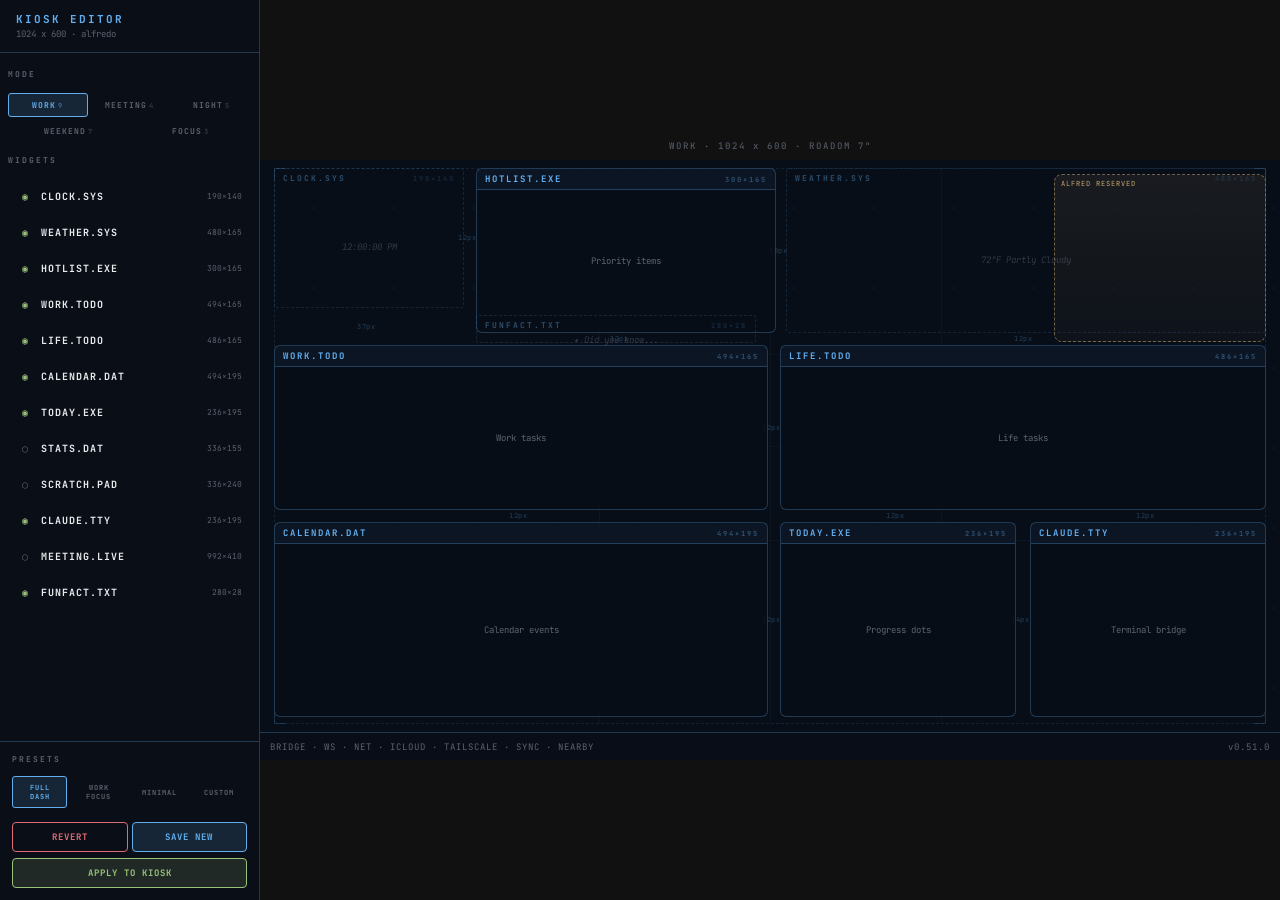
<file: pi-kiosk/editor.html>
<!DOCTYPE html>
<html lang="en">
<head>
<meta charset="UTF-8">
<title>alfredo kiosk editor</title>
<style>
  @import url("https://fonts.googleapis.com/css2?family=JetBrains+Mono:wght@300;400;500;700&display=swap");
  * { margin:0; padding:0; box-sizing:border-box; }
  :root {
    --bg: #080E18; --surface: rgba(8,14,24,0.76); --surface2: #0d1520;
    --text-primary: #ABB2BF; --text-secondary: #5C6370; --text-emphasis: #E8EAED;
    --accent: #61AFEF; --accent-border: rgba(97,175,239,0.28);
    --success: #98C379; --warning: #E5C07B; --danger: #E06C75;
    --font: "JetBrains Mono", monospace;
    --editor-bg: #0a0e16;
    --margin: 16px;
  }
  body { background:#111; color:var(--text-primary); font-family:var(--font); font-size:12px; display:flex; height:100vh; overflow:hidden; }

  /* Sidebar */
  .sidebar { width:260px; background:var(--editor-bg); border-right:1px solid var(--accent-border); display:flex; flex-direction:column; flex-shrink:0; }
  .sidebar-header { padding:12px 16px; border-bottom:1px solid var(--accent-border); }
  .sidebar-header h1 { font-size:11px; font-weight:700; letter-spacing:2px; color:var(--accent); }
  .sidebar-header .ver { font-size:9px; color:var(--text-secondary); margin-top:2px; }
  .sidebar-body { flex:1; overflow-y:auto; padding:8px; }
  .sidebar-footer { padding:12px; border-top:1px solid var(--accent-border); display:flex; flex-direction:column; gap:6px; }

  /* Mode tabs — full width, pill style */
  .mode-tabs { display:flex; gap:2px; padding:8px 8px 0; flex-wrap:wrap; }
  .mode-tab {
    font-family:var(--font); font-size:8px; font-weight:700; letter-spacing:1px;
    padding:6px 10px; border-radius:3px; border:1px solid transparent;
    background:transparent; color:var(--text-secondary); cursor:pointer; flex:1; text-align:center;
    transition: all 0.15s;
  }
  .mode-tab:hover { background:rgba(97,175,239,0.05); color:var(--text-primary); }
  .mode-tab.active { background:rgba(97,175,239,0.15); color:var(--accent); border-color:var(--accent); }
  .mode-tab .mode-count { font-size:7px; opacity:0.5; margin-left:2px; }

  /* Widget list */
  .sw-item { display:flex; align-items:center; gap:8px; padding:8px; border-radius:4px; cursor:pointer; border:1px solid transparent; margin-bottom:2px; }
  .sw-item:hover { background:rgba(97,175,239,0.05); }
  .sw-item.selected { border-color:var(--accent); background:rgba(97,175,239,0.08); }
  .sw-eye { width:16px; height:16px; display:flex; align-items:center; justify-content:center; font-size:10px; opacity:0.5; cursor:pointer; }
  .sw-eye.on { opacity:1; color:var(--success); }
  .sw-name { font-size:10px; font-weight:700; letter-spacing:1px; color:var(--text-emphasis); flex:1; }
  .sw-size { font-size:8px; color:var(--text-secondary); }

  /* Properties panel */
  .props { display:none; padding:8px; }
  .props.visible { display:block; }
  .props-title { font-size:9px; font-weight:700; letter-spacing:2px; color:var(--accent); margin-bottom:8px; border-bottom:1px solid var(--accent-border); padding-bottom:6px; }
  .prop-row { display:flex; align-items:center; gap:6px; margin-bottom:6px; }
  .prop-label { font-size:9px; color:var(--text-secondary); letter-spacing:1px; width:50px; flex-shrink:0; }
  .prop-input { background:#0a0f1a; border:1px solid var(--accent-border); border-radius:3px; padding:4px 6px; font-family:var(--font); font-size:10px; color:var(--text-emphasis); width:70px; outline:none; }
  .prop-input:focus { border-color:var(--accent); }

  /* Buttons */
  .btn { font-family:var(--font); font-size:9px; font-weight:700; letter-spacing:1px; padding:8px 12px; border-radius:4px; border:1px solid var(--accent-border); background:transparent; color:var(--text-secondary); cursor:pointer; width:100%; text-align:center; }
  .btn:hover { background:rgba(97,175,239,0.05); }
  .btn.primary { background:rgba(97,175,239,0.15); color:var(--accent); border-color:var(--accent); }
  .btn.deploy { background:rgba(152,195,121,0.15); color:var(--success); border-color:var(--success); }
  .btn.danger { border-color:var(--danger); color:var(--danger); }

  /* Canvas area */
  .canvas-wrap { flex:1; display:flex; flex-direction:column; align-items:center; justify-content:center; background:#111; overflow:auto; padding:20px; }
  .canvas-label { font-size:9px; color:var(--text-secondary); letter-spacing:2px; margin-bottom:8px; }

  /* The kiosk canvas */
  .kiosk-canvas {
    width:1024px; height:600px; position:relative;
    background:var(--bg); border-radius:4px; overflow:hidden; flex-shrink:0;
    touch-action:none;
  }

  /* Persistent guides */
  .canvas-border {
    position:absolute; pointer-events:none; z-index:5;
    border:1px dashed rgba(97,175,239,0.12);
    left:16px; top:8px; right:16px; bottom:36px; /* margin inset, above statusbar */
    border-radius:2px;
  }
  .guide-line { position:absolute; z-index:4; pointer-events:none; }
  .guide-line.h { left:16px; right:16px; height:1px; background:rgba(97,175,239,0.04); }
  .guide-line.v { top:8px; bottom:36px; width:1px; background:rgba(97,175,239,0.04); }
  .guide-line.center-v { left:512px; }
  .guide-line.center-h { top:286px; }
  .guide-line.third-v1 { left:341px; }
  .guide-line.third-v2 { left:683px; }
  .guide-line.third-h1 { top:194px; }
  .guide-line.third-h2 { top:380px; }

  /* Corner markers */
  .corner-mark {
    position:absolute; z-index:6; pointer-events:none;
    width:12px; height:12px; border-color:rgba(97,175,239,0.2); border-style:solid; border-width:0;
  }
  .corner-tl { top:8px; left:16px; border-top-width:1px; border-left-width:1px; }
  .corner-tr { top:8px; right:16px; border-top-width:1px; border-right-width:1px; }
  .corner-bl { bottom:36px; left:16px; border-bottom-width:1px; border-left-width:1px; }
  .corner-br { bottom:36px; right:16px; border-bottom-width:1px; border-right-width:1px; }

  /* Grid dots */
  .kiosk-canvas::before {
    content:''; position:absolute; inset:0; z-index:3; pointer-events:none;
    background-image: radial-gradient(circle, rgba(97,175,239,0.06) 1px, transparent 1px);
    background-size: 80px 80px;
    background-position: 16px 8px;
  }

  /* Editor widgets */
  .ew {
    position:absolute; border:1px solid var(--accent-border); border-radius:6px;
    background:var(--surface); cursor:move; user-select:none;
    display:flex; flex-direction:column; transition:box-shadow 0.15s; z-index:10;
    touch-action:none;
  }
  .ew:hover { box-shadow:0 0 0 1px var(--accent); }
  .ew.selected { box-shadow:0 0 0 2px var(--accent), 0 0 12px rgba(97,175,239,0.2); z-index:20; }
  .ew.hidden-widget { display:none; }
  .ew.frameless {
    border:1px dashed rgba(97,175,239,0.15); background:transparent; border-radius:3px;
  }
  .ew.frameless .ew-header { background:transparent; border-bottom:none; opacity:0.4; font-size:8px; }
  .ew.frameless .ew-body { color:var(--text-secondary); opacity:0.5; font-size:9px; font-style:italic; }
  .ew.dragging { opacity:0.85; z-index:100; transition:none; }
  .ew-header {
    display:flex; align-items:center; gap:6px; padding:4px 8px;
    background:rgba(97,175,239,0.05); border-bottom:1px solid var(--accent-border);
    font-size:9px; font-weight:700; color:var(--accent); letter-spacing:2px; flex-shrink:0;
  }
  .ew-body { flex:1; padding:6px 8px; overflow:hidden; font-size:9px; color:var(--text-secondary); display:flex; align-items:center; justify-content:center; }

  /* Resize handles — all 4 corners + edges, visible on hover */
  .ew .resize-handle {
    position:absolute; width:12px; height:12px; background:var(--accent); border-radius:2px; opacity:0; z-index:20;
    transition: opacity 0.15s;
  }
  .ew:hover .resize-handle { opacity:0.3; }
  .ew.selected .resize-handle { opacity:0.6; }
  .ew .resize-handle:hover { opacity:1; background:var(--text-emphasis); }
  .resize-br { bottom:-5px; right:-5px; cursor:nwse-resize; }
  .resize-bl { bottom:-5px; left:-5px; cursor:nesw-resize; }
  .resize-tr { top:-5px; right:-5px; cursor:nesw-resize; }
  .resize-tl { top:-5px; left:-5px; cursor:nwse-resize; }
  .resize-r { top:50%; right:-5px; transform:translateY(-50%); cursor:ew-resize; width:6px; height:20px; }
  .resize-b { bottom:-5px; left:50%; transform:translateX(-50%); cursor:ns-resize; width:20px; height:6px; }

  /* Snap lines (during drag) */
  .snap-line { position:absolute; z-index:50; pointer-events:none; }
  .snap-line.h { left:0; right:0; height:1px; background:rgba(225,80,100,0.7); box-shadow:0 0 4px rgba(225,80,100,0.3); }
  .snap-line.v { top:0; bottom:0; width:1px; background:rgba(225,80,100,0.7); box-shadow:0 0 4px rgba(225,80,100,0.3); }

  /* Gap indicators between widgets */
  .gap-label {
    position:absolute; z-index:8; pointer-events:none;
    font-size:7px; color:rgba(97,175,239,0.3); font-family:var(--font);
    text-align:center; letter-spacing:0.5px;
  }
  .gap-line {
    position:absolute; z-index:7; pointer-events:none;
    background:rgba(97,175,239,0.08);
  }
  .gap-line.h { height:1px; left:0; right:0; }
  .gap-line.v { width:1px; top:0; bottom:0; }

  /* Reserved area for Alfred (top-right) */
  .reserved-zone {
    position:absolute;
    border:1px dashed rgba(229,192,123,0.45);
    background:linear-gradient(180deg, rgba(229,192,123,0.08), rgba(229,192,123,0.03));
    border-radius:8px;
    z-index:9;
    pointer-events:none;
  }
  .reserved-zone .rz-label {
    position:absolute;
    top:4px;
    left:6px;
    font-size:7px;
    letter-spacing:1px;
    color:rgba(229,192,123,0.85);
    text-transform:uppercase;
  }

  /* Status bar mock */
  .kiosk-statusbar {
    position:absolute; bottom:0; left:0; right:0; height:28px;
    background:rgba(8,14,24,0.9); border-top:1px solid var(--accent-border);
    display:flex; align-items:center; padding:0 12px;
    font-size:9px; color:var(--text-secondary); letter-spacing:1px; z-index:60;
  }

  /* Export modal */
  .modal-bg { display:none; position:fixed; inset:0; background:rgba(0,0,0,0.7); z-index:200; align-items:center; justify-content:center; }
  .modal-bg.open { display:flex; }
  .modal-content { background:var(--editor-bg); border:1px solid var(--accent-border); border-radius:8px; padding:20px; width:700px; max-height:80vh; overflow-y:auto; }
  .modal-content h2 { font-size:10px; font-weight:700; letter-spacing:2px; color:var(--accent); margin-bottom:12px; }
  .modal-content pre { background:#080E18; border:1px solid var(--accent-border); border-radius:4px; padding:12px; font-size:10px; color:var(--text-primary); white-space:pre-wrap; word-break:break-all; max-height:50vh; overflow-y:auto; }
  .modal-actions { display:flex; gap:8px; margin-top:12px; justify-content:flex-end; }
  .modal-actions .btn { width:auto; padding:8px 20px; }

  /* Toast */
  .toast { position:fixed; bottom:20px; right:20px; background:rgba(152,195,121,0.15); border:1px solid var(--success); color:var(--success); padding:10px 16px; border-radius:6px; font-size:10px; letter-spacing:1px; z-index:300; display:none; }
  .toast.show { display:block; animation:fadeIn 0.2s; }
  @keyframes fadeIn { from{opacity:0;transform:translateY(10px)} to{opacity:1;transform:translateY(0)} }

  /* Section labels */
  .section-label { font-size:8px; font-weight:700; letter-spacing:2px; color:var(--text-secondary); margin:8px 0 6px; padding:0 8px; }
</style>
</head>
<body>

<div class="sidebar">
  <div class="sidebar-header">
    <h1>KIOSK EDITOR</h1>
    <div class="ver">1024 x 600 &middot; alfredo</div>
  </div>

  <div class="section-label" style="padding-top:8px">MODE</div>
  <div class="mode-tabs" id="modeTabs"></div>

  <div class="section-label" style="margin-top:12px">WIDGETS</div>
  <div class="sidebar-body" id="widgetList"></div>

  <div class="props" id="propsPanel">
    <div class="props-title">PROPERTIES</div>
    <div class="prop-row"><span class="prop-label">LEFT</span><input class="prop-input" id="propLeft" type="number"></div>
    <div class="prop-row"><span class="prop-label">TOP</span><input class="prop-input" id="propTop" type="number"></div>
    <div class="prop-row"><span class="prop-label">WIDTH</span><input class="prop-input" id="propWidth" type="number"></div>
    <div class="prop-row"><span class="prop-label">HEIGHT</span><input class="prop-input" id="propHeight" type="number"></div>
  </div>

  <div class="sidebar-footer">
    <div style="font-size:8px;font-weight:700;letter-spacing:2px;color:var(--text-secondary);margin-bottom:6px;">PRESETS</div>
    <div style="display:flex;gap:4px;margin-bottom:8px;" id="presetBar"></div>
    <button class="btn primary" id="updatePresetBtn" style="display:none;margin-bottom:4px;" onclick="updateCurrentPreset()">UPDATE PRESET</button>
    <div style="display:flex;gap:4px;">
      <button class="btn danger" style="flex:1" onclick="revertLayout()">REVERT</button>
      <button class="btn primary" style="flex:1" onclick="saveAsNewMode()">SAVE NEW</button>
    </div>
    <button class="btn deploy" onclick="applyToKiosk()">APPLY TO KIOSK</button>
  </div>
</div>

<div class="canvas-wrap">
  <div class="canvas-label" id="canvasLabel">WORK &middot; 1024 x 600 &middot; ROADOM 7"</div>
  <div class="kiosk-canvas" id="canvas">
    <!-- Persistent guides -->
    <div class="canvas-border"></div>
    <div class="corner-mark corner-tl"></div>
    <div class="corner-mark corner-tr"></div>
    <div class="corner-mark corner-bl"></div>
    <div class="corner-mark corner-br"></div>
    <div class="guide-line v center-v"></div>
    <div class="guide-line h center-h"></div>
    <div class="guide-line v third-v1"></div>
    <div class="guide-line v third-v2"></div>
    <div class="guide-line h third-h1"></div>
    <div class="guide-line h third-h2"></div>
    <div class="reserved-zone" id="reservedButlerZone">
      <div class="rz-label">ALFRED RESERVED</div>
    </div>

    <div class="kiosk-statusbar">
      BRIDGE &middot; WS &middot; NET &middot; ICLOUD &middot; TAILSCALE &middot; SYNC &middot; NEARBY
      <span style="flex:1"></span>
      <span>v0.51.0</span>
    </div>
  </div>
</div>

<div class="modal-bg" id="saveModal">
  <div class="modal-content">
    <h2>SAVE AS NEW MODE</h2>
    <div class="prop-row"><span class="prop-label">NAME</span><input class="prop-input" id="newModeName" style="width:150px" placeholder="e.g. evening"></div>
    <p style="font-size:9px;color:var(--text-secondary);margin:12px 0 6px;">When should this mode activate? (optional)</p>
    <div class="prop-row"><span class="prop-label">TIME</span><input class="prop-input" id="newModeTime" style="width:100px" placeholder="e.g. 18:00"></div>
    <div class="prop-row"><span class="prop-label">DAYS</span><input class="prop-input" id="newModeDays" style="width:200px" placeholder="e.g. MON,TUE,WED,THU,FRI"></div>
    <div class="prop-row"><span class="prop-label">CONDITION</span><input class="prop-input" id="newModeCond" style="width:200px" placeholder="e.g. after-work, night, weekend"></div>
    <div class="modal-actions">
      <button class="btn" onclick="closeSaveModal()">CANCEL</button>
      <button class="btn deploy" onclick="confirmSaveNewMode()">SAVE & APPLY</button>
    </div>
  </div>
</div>

<div class="toast" id="toast"></div>

<script>
// ── Widget definitions ─────────────────────────────────────
const WIDGETS = [
  { id:'w-clock',   name:'CLOCK.SYS',    zone:'primary',  content:'12:00:00 PM', frameless:true },
  { id:'w-weather', name:'WEATHER.SYS',   zone:'live',     content:'72°F Partly Cloudy', frameless:true },
  { id:'w-hotlist', name:'HOTLIST.EXE',   zone:'urgent',   content:'Priority items' },
  { id:'w-work',    name:'WORK.TODO',     zone:'primary',  content:'Work tasks' },
  { id:'w-life',    name:'LIFE.TODO',     zone:'primary',  content:'Life tasks' },
  { id:'w-cal',     name:'CALENDAR.DAT',  zone:'primary',  content:'Calendar events' },
  { id:'w-today',   name:'TODAY.EXE',     zone:'primary',  content:'Progress dots' },
  { id:'w-stats',   name:'STATS.DAT',     zone:'primary',  content:'Stats grid' },
  { id:'w-scratch', name:'SCRATCH.PAD',   zone:'primary',  content:'Notes' },
  { id:'w-tty',     name:'CLAUDE.TTY',    zone:'system',   content:'Terminal bridge' },
  { id:'w-meeting', name:'MEETING.LIVE',  zone:'active',   content:'Meeting view' },
  { id:'w-funfact', name:'FUNFACT.TXT',  zone:'ambient',  content:'✦ Did you know...', frameless:true },
];

// ── Presets per mode: opinionated widget selection + layout ──
// Each mode has 3 curated presets + custom. Presets control WHICH widgets show AND where.
const MODE_PRESETS = {
  work: {
    labels: ['FULL DASH', 'WORK FOCUS', 'MINIMAL', 'CUSTOM'],
    descs: ['All widgets — calendar, tasks, weather, terminal', 'Tasks + calendar + hotlist only', 'Clock + hotlist + weather', 'Your layout'],
  },
  meeting: {
    labels: ['IMMERSIVE', 'SPLIT VIEW', 'MINIMAL', 'CUSTOM'],
    descs: ['Meeting dominates, clock + weather small', 'Meeting + hotlist + terminal sidebar', 'Meeting only, full screen', 'Your layout'],
  },
  night: {
    labels: ['AMBIENT', 'WIND DOWN', 'CLOCK ONLY', 'CUSTOM'],
    descs: ['Large clock + weather + dim tasks', 'Clock + life tasks + scratchpad', 'Just the clock, centered', 'Your layout'],
  },
  weekend: {
    labels: ['LIFE DASH', 'BALANCED', 'MINIMAL', 'CUSTOM'],
    descs: ['Life tasks + scratch + calendar + weather', 'Life + work + today + weather', 'Clock + life tasks + weather', 'Your layout'],
  },
  focus: {
    labels: ['DEEP WORK', 'WORK + TTY', 'TASKS ONLY', 'CUSTOM'],
    descs: ['Large work tasks + today + hotlist', 'Work tasks + terminal side by side', 'Just work tasks, maximum space', 'Your layout'],
  },
};
const PRESET_KEYS = ['a', 'b', 'c', 'custom'];

// ── Mode layouts (synced from index.html modeLayouts) ───────
const layouts = {
  work: {
    'w-clock':   {left:16,  top:8,   width:190, height:140, show:true},
    'w-hotlist': {left:218, top:8,   width:300, height:165, show:true},
    'w-weather': {left:528, top:8,   width:480, height:165, show:true},
    'w-work':    {left:16,  top:185, width:494, height:165, show:true},
    'w-life':    {left:522, top:185, width:486, height:165, show:true},
    'w-cal':     {left:16,  top:362, width:494, height:195, show:true},
    'w-today':   {left:522, top:362, width:236, height:195, show:true},
    'w-stats':   {left:522, top:130, width:336, height:155, show:false},
    'w-scratch': {left:668, top:297, width:336, height:240, show:false},
    'w-tty':     {left:772, top:362, width:236, height:195, show:true},
    'w-meeting': {left:16,  top:130, width:992, height:410, show:false},
    'w-funfact': {left:218, top:155, width:280, height:28,  show:true},
  },
  meeting: {
    'w-clock':   {left:16,  top:8,   width:190, height:110, show:true},
    'w-weather': {left:808, top:8,   width:200, height:60,  show:true},
    'w-today':   {left:218, top:8,   width:580, height:60,  show:true},
    'w-meeting': {left:16,  top:130, width:992, height:410, show:true},
    'w-hotlist': {left:258, top:8,   width:396, height:165, show:false},
    'w-work':    {left:16,  top:185, width:494, height:165, show:false},
    'w-life':    {left:522, top:185, width:486, height:165, show:false},
    'w-cal':     {left:223, top:8,   width:189, height:107, show:false},
    'w-tty':     {left:340, top:352, width:310, height:185, show:false},
    'w-stats':   {left:522, top:130, width:336, height:155, show:false},
    'w-scratch': {left:668, top:297, width:336, height:240, show:false},
    'w-funfact': {left:218, top:155, width:280, height:28,  show:false},
  },
  night: {
    'w-clock':   {left:256, top:80,  width:512, height:200, show:true},
    'w-weather': {left:262, top:290, width:500, height:120, show:true},
    'w-work':    {left:16,  top:390, width:494, height:150, show:true},
    'w-life':    {left:522, top:390, width:486, height:150, show:true},
    'w-cal':     {left:16,  top:362, width:494, height:195, show:false},
    'w-today':   {left:522, top:362, width:486, height:195, show:false},
    'w-hotlist': {left:258, top:8,   width:396, height:165, show:false},
    'w-tty':     {left:340, top:352, width:310, height:185, show:false},
    'w-stats':   {left:522, top:130, width:336, height:155, show:false},
    'w-scratch': {left:668, top:297, width:336, height:240, show:false},
    'w-meeting': {left:16,  top:130, width:992, height:410, show:false},
    'w-funfact': {left:262, top:420, width:500, height:28,  show:true},
  },
  weekend: {
    'w-clock':   {left:16,  top:8,   width:230, height:140, show:true},
    'w-weather': {left:528, top:8,   width:480, height:165, show:true},
    'w-life':    {left:16,  top:160, width:494, height:220, show:true},
    'w-scratch': {left:522, top:160, width:486, height:220, show:true},
    'w-cal':     {left:16,  top:392, width:494, height:165, show:true},
    'w-today':   {left:522, top:392, width:486, height:165, show:true},
    'w-work':    {left:16,  top:185, width:494, height:165, show:false},
    'w-hotlist': {left:258, top:8,   width:396, height:165, show:false},
    'w-tty':     {left:340, top:352, width:310, height:185, show:false},
    'w-stats':   {left:522, top:130, width:336, height:155, show:false},
    'w-meeting': {left:16,  top:130, width:992, height:410, show:false},
    'w-funfact': {left:258, top:8,   width:260, height:28,  show:true},
  },
  focus: {
    'w-clock':   {left:16,  top:8,   width:190, height:110, show:true},
    'w-today':   {left:672, top:8,   width:336, height:110, show:true},
    'w-work':    {left:16,  top:130, width:992, height:410, show:true},
    'w-weather': {left:218, top:8,   width:320, height:110, show:false},
    'w-life':    {left:510, top:130, width:480, height:410, show:false},
    'w-hotlist': {left:258, top:8,   width:396, height:165, show:false},
    'w-cal':     {left:16,  top:352, width:310, height:185, show:false},
    'w-tty':     {left:340, top:352, width:310, height:185, show:false},
    'w-stats':   {left:522, top:130, width:336, height:155, show:false},
    'w-scratch': {left:668, top:297, width:336, height:240, show:false},
    'w-meeting': {left:16,  top:130, width:992, height:410, show:false},
    'w-funfact': {left:218, top:8,   width:280, height:28,  show:false},
  },
};

// ── Variant B/C: curated presets with different widget selections ──
// Hidden widgets use default positions (offscreen/collapsed)
function h(id) { return {left:0, top:0, width:100, height:80, show:false}; }

const variants = {
  // WORK B: "Work Focus" — tasks + calendar + hotlist only, no TTY/life/weather
  'work-b': {
    'w-clock':   {left:16,  top:8,   width:190, height:120, show:true},
    'w-hotlist': {left:218, top:8,   width:790, height:120, show:true},
    'w-work':    {left:16,  top:140, width:660, height:260, show:true},
    'w-cal':     {left:688, top:140, width:320, height:260, show:true},
    'w-today':   {left:16,  top:412, width:494, height:145, show:true},
    'w-stats':   {left:522, top:412, width:486, height:145, show:true},
    'w-weather': h(), 'w-life': h(), 'w-tty': h(), 'w-scratch': h(), 'w-meeting': h(), 'w-funfact': h(),
  },
  // WORK C: "Minimal" — clock + hotlist + weather only
  'work-c': {
    'w-clock':   {left:16,  top:8,   width:300, height:200, show:true},
    'w-hotlist': {left:16,  top:220, width:992, height:240, show:true},
    'w-weather': {left:328, top:8,   width:680, height:200, show:true},
    'w-work': h(), 'w-life': h(), 'w-cal': h(), 'w-today': h(),
    'w-stats': h(), 'w-scratch': h(), 'w-tty': h(), 'w-meeting': h(), 'w-funfact': h(),
  },

  // MEETING B: "Split View" — meeting + hotlist + terminal sidebar
  'meeting-b': {
    'w-clock':   {left:16,  top:8,   width:160, height:80,  show:true},
    'w-today':   {left:188, top:8,   width:410, height:80,  show:true},
    'w-meeting': {left:16,  top:100, width:660, height:456, show:true},
    'w-hotlist': {left:688, top:8,   width:320, height:220, show:true},
    'w-tty':     {left:688, top:240, width:320, height:316, show:true},
    'w-weather': h(), 'w-work': h(), 'w-life': h(), 'w-cal': h(),
    'w-stats': h(), 'w-scratch': h(), 'w-funfact': h(),
  },
  // MEETING C: "Minimal" — meeting only, full screen
  'meeting-c': {
    'w-meeting': {left:16,  top:8,   width:992, height:548, show:true},
    'w-clock': h(), 'w-today': h(), 'w-weather': h(), 'w-hotlist': h(),
    'w-work': h(), 'w-life': h(), 'w-cal': h(), 'w-tty': h(),
    'w-stats': h(), 'w-scratch': h(), 'w-funfact': h(),
  },

  // NIGHT B: "Wind Down" — clock + life tasks + scratchpad
  'night-b': {
    'w-clock':   {left:200, top:40,  width:624, height:200, show:true},
    'w-life':    {left:16,  top:260, width:494, height:200, show:true},
    'w-scratch': {left:522, top:260, width:486, height:200, show:true},
    'w-weather': {left:200, top:472, width:624, height:84,  show:true},
    'w-work': h(), 'w-cal': h(), 'w-today': h(), 'w-hotlist': h(),
    'w-tty': h(), 'w-stats': h(), 'w-meeting': h(), 'w-funfact': h(),
  },
  // NIGHT C: "Clock Only" — just the clock, centered
  'night-c': {
    'w-clock':   {left:262, top:136, width:500, height:300, show:true},
    'w-weather': h(), 'w-work': h(), 'w-life': h(), 'w-cal': h(),
    'w-today': h(), 'w-hotlist': h(), 'w-tty': h(), 'w-stats': h(),
    'w-scratch': h(), 'w-meeting': h(), 'w-funfact': h(),
  },

  // WEEKEND B: "Balanced" — life + work + today + weather (equal weight)
  'weekend-b': {
    'w-clock':   {left:16,  top:8,   width:200, height:110, show:true},
    'w-weather': {left:228, top:8,   width:390, height:110, show:true},
    'w-today':   {left:630, top:8,   width:378, height:110, show:true},
    'w-life':    {left:16,  top:130, width:494, height:210, show:true},
    'w-work':    {left:522, top:130, width:486, height:210, show:true},
    'w-cal':     {left:16,  top:352, width:494, height:205, show:true},
    'w-scratch': {left:522, top:352, width:486, height:205, show:true},
    'w-hotlist': h(), 'w-tty': h(), 'w-stats': h(), 'w-meeting': h(), 'w-funfact': h(),
  },
  // WEEKEND C: "Minimal" — clock + life tasks + weather
  'weekend-c': {
    'w-clock':   {left:16,  top:8,   width:260, height:180, show:true},
    'w-weather': {left:288, top:8,   width:720, height:180, show:true},
    'w-life':    {left:16,  top:200, width:992, height:356, show:true},
    'w-work': h(), 'w-cal': h(), 'w-today': h(), 'w-hotlist': h(),
    'w-tty': h(), 'w-stats': h(), 'w-scratch': h(), 'w-meeting': h(), 'w-funfact': h(),
  },

  // FOCUS B: "Work + TTY" — work tasks and terminal side by side
  'focus-b': {
    'w-clock':   {left:16,  top:8,   width:160, height:80,  show:true},
    'w-today':   {left:188, top:8,   width:468, height:80,  show:true},
    'w-hotlist': {left:668, top:8,   width:340, height:80,  show:true},
    'w-work':    {left:16,  top:100, width:494, height:456, show:true},
    'w-tty':     {left:522, top:100, width:486, height:456, show:true},
    'w-weather': h(), 'w-life': h(), 'w-cal': h(), 'w-stats': h(),
    'w-scratch': h(), 'w-meeting': h(), 'w-funfact': h(),
  },
  // FOCUS C: "Tasks Only" — just work tasks, maximum space
  'focus-c': {
    'w-clock':   {left:16,  top:8,   width:160, height:70,  show:true},
    'w-today':   {left:188, top:8,   width:820, height:70,  show:true},
    'w-work':    {left:16,  top:90,  width:992, height:466, show:true},
    'w-weather': h(), 'w-life': h(), 'w-hotlist': h(), 'w-cal': h(),
    'w-tty': h(), 'w-stats': h(), 'w-scratch': h(), 'w-meeting': h(), 'w-funfact': h(),
  },
};

let currentMode = 'work';
let currentVariant = 'a';  // a=default, b=balanced, c=compact
let selectedWidget = null;
const SNAP_THRESHOLD = 12;  // magnetic snap distance in px
const CANVAS_W = 1024;
const CANVAS_H = 572; // minus statusbar
const MARGIN_L = 16, MARGIN_R = 16, MARGIN_T = 8, MARGIN_B = 8;
const API_BASE = window.location.origin;  // http://localhost:8430 or http://pihub.local:8430
const RESERVED_ZONES = [
  { id: 'alfred', left: 796, top: 14, width: 212, height: 168, label: 'ALFRED RESERVED' }
];
const SUPPORTS_POINTER = typeof window !== 'undefined' && ('PointerEvent' in window);

function addStartListener(el, handler) {
  if (!el) return;
  if (SUPPORTS_POINTER) {
    el.addEventListener('pointerdown', handler);
    return;
  }
  el.addEventListener('mousedown', handler);
  el.addEventListener('touchstart', handler, { passive: false });
}

function addDragListeners(onMove, onUp) {
  if (SUPPORTS_POINTER) {
    document.addEventListener('pointermove', onMove);
    document.addEventListener('pointerup', onUp);
    document.addEventListener('pointercancel', onUp);
    return () => {
      document.removeEventListener('pointermove', onMove);
      document.removeEventListener('pointerup', onUp);
      document.removeEventListener('pointercancel', onUp);
    };
  }
  document.addEventListener('mousemove', onMove);
  document.addEventListener('mouseup', onUp);
  document.addEventListener('touchmove', onMove, { passive: false });
  document.addEventListener('touchend', onUp);
  document.addEventListener('touchcancel', onUp);
  return () => {
    document.removeEventListener('mousemove', onMove);
    document.removeEventListener('mouseup', onUp);
    document.removeEventListener('touchmove', onMove);
    document.removeEventListener('touchend', onUp);
    document.removeEventListener('touchcancel', onUp);
  };
}

function overlapsRect(a, b) {
  return a.left < b.left + b.width && a.left + a.width > b.left && a.top < b.top + b.height && a.top + a.height > b.top;
}

function paintReservedZones() {
  const zoneEl = document.getElementById('reservedButlerZone');
  if (!zoneEl) return;
  const zone = RESERVED_ZONES[0];
  zoneEl.style.left = zone.left + 'px';
  zoneEl.style.top = zone.top + 'px';
  zoneEl.style.width = zone.width + 'px';
  zoneEl.style.height = zone.height + 'px';
  const label = zoneEl.querySelector('.rz-label');
  if (label) label.textContent = zone.label;
}

function keepRectOutOfReserved(left, top, width, height) {
  let x = Math.round(left);
  let y = Math.round(top);
  let moved = false;
  for (const zone of RESERVED_ZONES) {
    const box = {left: x, top: y, width, height};
    if (!overlapsRect(box, zone)) continue;
    moved = true;
    const pad = 8;
    const options = [
      { left: zone.left - width - pad, top: y },                       // left of zone
      { left: zone.left + zone.width + pad, top: y },                  // right of zone
      { left: x, top: zone.top - height - pad },                       // above zone
      { left: x, top: zone.top + zone.height + pad },                  // below zone
      { left: zone.left - width - pad, top: zone.top + zone.height + pad }, // diagonal fallback
      { left: MARGIN_L, top: MARGIN_T },                               // safe fallback
    ];

    let best = null;
    let bestCost = Number.POSITIVE_INFINITY;
    for (const opt of options) {
      const clampedLeft = Math.max(0, Math.min(CANVAS_W - width, Math.round(opt.left)));
      const clampedTop = Math.max(0, Math.min(CANVAS_H - height, Math.round(opt.top)));
      const candidate = { left: clampedLeft, top: clampedTop, width, height };
      if (overlapsRect(candidate, zone)) continue;
      const cost = Math.abs(clampedLeft - x) + Math.abs(clampedTop - y);
      if (cost < bestCost) {
        best = { left: clampedLeft, top: clampedTop };
        bestCost = cost;
      }
    }
    if (best) {
      x = best.left;
      y = best.top;
    } else {
      x = Math.max(0, Math.min(CANVAS_W - width, x));
      y = Math.max(0, Math.min(CANVAS_H - height, y));
    }
  }
  return { left: x, top: y, moved };
}

// ── State (deep clone current layout) ───────────────────────
let state = JSON.parse(JSON.stringify(layouts[currentMode]));
let cleanSnapshot = JSON.stringify(state);  // snapshot at preset load for dirty detection

// ── Init ────────────────────────────────────────────────────
function init() {
  paintReservedZones();
  renderModeTabs();
  renderPresetBar();
  renderCanvas();
  renderWidgetList();
  updateLabel();
}

// ── Mode tabs ───────────────────────────────────────────────
function renderModeTabs() {
  const tabs = document.getElementById('modeTabs');
  tabs.innerHTML = '';
  Object.keys(layouts).forEach(mode => {
    const visCount = Object.values(layouts[mode]).filter(w => w.show).length;
    const tab = document.createElement('button');
    tab.className = 'mode-tab' + (mode === currentMode ? ' active' : '');
    tab.innerHTML = `${mode.toUpperCase()}<span class="mode-count">${visCount}</span>`;
    tab.onclick = () => switchMode(mode);
    tabs.appendChild(tab);
  });
}

function switchMode(mode) {
  layouts[currentMode] = JSON.parse(JSON.stringify(state));
  currentMode = mode;
  currentVariant = 'a';
  state = JSON.parse(JSON.stringify(layouts[mode]));
  cleanSnapshot = JSON.stringify(state);
  selectedWidget = null;
  renderModeTabs();
  renderPresetBar();
  renderCanvas();
  renderWidgetList();
  hideProps();
  updateLabel();
}

function switchPreset(v) {
  layouts[currentMode] = JSON.parse(JSON.stringify(state));
  currentVariant = v;
  if (v === 'a' || v === 'custom') {
    state = JSON.parse(JSON.stringify(layouts[currentMode]));
  } else {
    const key = currentMode + '-' + v;
    if (variants[key]) {
      state = JSON.parse(JSON.stringify(variants[key]));
    }
  }
  cleanSnapshot = JSON.stringify(state);
  selectedWidget = null;
  renderPresetBar();
  renderCanvas();
  renderWidgetList();
  hideProps();
  updateLabel();
  checkDirty();
}

function checkDirty() {
  const dirty = JSON.stringify(state) !== cleanSnapshot;
  const btn = document.getElementById('updatePresetBtn');
  if (dirty && currentVariant !== 'custom') {
    const mp = MODE_PRESETS[currentMode] || MODE_PRESETS.work;
    const pi = PRESET_KEYS.indexOf(currentVariant);
    const label = pi >= 0 ? mp.labels[pi] : currentVariant.toUpperCase();
    btn.textContent = `UPDATE ${label}`;
    btn.style.display = 'block';
  } else {
    btn.style.display = 'none';
  }
}

function updateCurrentPreset() {
  const updated = JSON.parse(JSON.stringify(state));
  if (currentVariant === 'a') {
    layouts[currentMode] = updated;
  } else {
    const key = currentMode + '-' + currentVariant;
    variants[key] = updated;
  }
  cleanSnapshot = JSON.stringify(state);
  checkDirty();
  toast('Preset updated');
}

function renderPresetBar() {
  const bar = document.getElementById('presetBar');
  bar.innerHTML = '';
  const mp = MODE_PRESETS[currentMode] || MODE_PRESETS.work;
  PRESET_KEYS.forEach((v, i) => {
    const btn = document.createElement('button');
    btn.className = 'mode-tab' + (v === currentVariant ? ' active' : '');
    btn.style.flex = '1';
    btn.style.fontSize = '7px';
    btn.title = mp.descs[i] || '';
    btn.textContent = mp.labels[i] || PRESET_KEYS[i].toUpperCase();
    btn.onclick = () => switchPreset(v);
    bar.appendChild(btn);
  });
}

function updateLabel() {
  const pi = PRESET_KEYS.indexOf(currentVariant);
  const pLabel = pi >= 0 && pi < 3 ? ` · ${PRESET_LABELS[pi]}` : currentVariant === 'custom' ? ' · CUSTOM' : '';
  document.getElementById('canvasLabel').textContent = `${currentMode.toUpperCase()}${pLabel} · 1024 x 600`;
}

// ── Canvas ──────────────────────────────────────────────────
function renderGapGuides() {
  const canvas = document.getElementById('canvas');
  canvas.querySelectorAll('.gap-label, .gap-line').forEach(el => el.remove());

  // Get visible widget rects
  const rects = [];
  WIDGETS.forEach(w => {
    const s = state[w.id];
    if (!s || s.show === false) return;
    rects.push({ id: w.id, l: s.left, t: s.top, r: s.left + s.width, b: s.top + s.height });
  });

  // Find horizontal gaps (widgets side by side)
  for (let i = 0; i < rects.length; i++) {
    for (let j = i + 1; j < rects.length; j++) {
      const a = rects[i], b = rects[j];
      // Horizontal gap: widgets overlap vertically
      const vOverlap = Math.min(a.b, b.b) - Math.max(a.t, b.t);
      if (vOverlap > 20) {
        const gapL = Math.min(a.r, b.r);
        const gapR = Math.max(a.l, b.l);
        const gap = gapR - gapL;
        if (gap > 2 && gap < 80) {
          const midY = Math.max(a.t, b.t) + vOverlap / 2;
          const label = document.createElement('div');
          label.className = 'gap-label';
          label.textContent = gap + 'px';
          label.style.left = (gapL + gap / 2 - 12) + 'px';
          label.style.top = (midY - 5) + 'px';
          canvas.appendChild(label);
        }
      }
      // Vertical gap: widgets overlap horizontally
      const hOverlap = Math.min(a.r, b.r) - Math.max(a.l, b.l);
      if (hOverlap > 20) {
        const gapT = Math.min(a.b, b.b);
        const gapB = Math.max(a.t, b.t);
        const gap = gapB - gapT;
        if (gap > 2 && gap < 80) {
          const midX = Math.max(a.l, b.l) + hOverlap / 2;
          const label = document.createElement('div');
          label.className = 'gap-label';
          label.textContent = gap + 'px';
          label.style.left = (midX - 12) + 'px';
          label.style.top = (gapT + gap / 2 - 5) + 'px';
          canvas.appendChild(label);
        }
      }
    }
  }
}

function renderCanvas() {
  const canvas = document.getElementById('canvas');
  canvas.querySelectorAll('.ew, .snap-line, .gap-label, .gap-line').forEach(el => el.remove());
  paintReservedZones();

  WIDGETS.forEach(w => {
    const s = state[w.id];
    if (!s) return;

    const el = document.createElement('div');
    el.className = 'ew' + (s.show === false ? ' hidden-widget' : '') + (w.id === selectedWidget ? ' selected' : '') + (w.frameless ? ' frameless' : '');
    el.dataset.id = w.id;
    el.style.left = s.left + 'px';
    el.style.top = s.top + 'px';
    el.style.width = s.width + 'px';
    el.style.height = s.height + 'px';

    el.innerHTML = `
      <div class="ew-header">${w.name} <span style="margin-left:auto;font-size:7px;opacity:0.4">${s.width}×${s.height}</span></div>
      <div class="ew-body">${w.content}</div>
      <div class="resize-handle resize-tl"></div>
      <div class="resize-handle resize-tr"></div>
      <div class="resize-handle resize-bl"></div>
      <div class="resize-handle resize-br"></div>
      <div class="resize-handle resize-r"></div>
      <div class="resize-handle resize-b"></div>
    `;

    // Drag
    addStartListener(el, e => {
      if (e.target.classList.contains('resize-handle')) return;
      e.preventDefault();
      selectWidget(w.id);
      startDrag(e, w.id);
    });

    // Resize handles — all corners + edges
    addStartListener(el.querySelector('.resize-tl'), e => { e.preventDefault(); e.stopPropagation(); selectWidget(w.id); startResize(e, w.id, 'tl'); });
    addStartListener(el.querySelector('.resize-tr'), e => { e.preventDefault(); e.stopPropagation(); selectWidget(w.id); startResize(e, w.id, 'tr'); });
    addStartListener(el.querySelector('.resize-bl'), e => { e.preventDefault(); e.stopPropagation(); selectWidget(w.id); startResize(e, w.id, 'bl'); });
    addStartListener(el.querySelector('.resize-br'), e => { e.preventDefault(); e.stopPropagation(); selectWidget(w.id); startResize(e, w.id, 'br'); });
    addStartListener(el.querySelector('.resize-r'), e => { e.preventDefault(); e.stopPropagation(); selectWidget(w.id); startResize(e, w.id, 'r'); });
    addStartListener(el.querySelector('.resize-b'), e => { e.preventDefault(); e.stopPropagation(); selectWidget(w.id); startResize(e, w.id, 'b'); });

    canvas.appendChild(el);
  });

  // Render gap measurements between widgets
  renderGapGuides();
  // Check if state differs from loaded preset
  checkDirty();
}

// ── Widget list (sidebar) ───────────────────────────────────
function renderWidgetList() {
  const list = document.getElementById('widgetList');
  list.innerHTML = '';
  WIDGETS.forEach(w => {
    const s = state[w.id] || {};
    const item = document.createElement('div');
    item.className = 'sw-item' + (w.id === selectedWidget ? ' selected' : '');
    const vis = s.show !== false;
    item.innerHTML = `
      <div class="sw-eye ${vis ? 'on' : ''}" data-id="${w.id}" title="Toggle visibility">${vis ? '&#9673;' : '&#9675;'}</div>
      <span class="sw-name">${w.name}</span>
      <span class="sw-size">${s.width || '?'}×${s.height || '?'}</span>
    `;
    item.addEventListener('click', e => {
      if (e.target.classList.contains('sw-eye')) { toggleVisibility(w.id); return; }
      selectWidget(w.id);
    });
    list.appendChild(item);
  });
}

function toggleVisibility(id) {
  if (!state[id]) return;
  state[id].show = !state[id].show;
  renderCanvas();
  renderWidgetList();
  renderModeTabs();
  if (selectedWidget === id) showProps(id);
}

function selectWidget(id) {
  selectedWidget = id;
  renderCanvas();
  renderWidgetList();
  showProps(id);
}

// ── Properties panel ────────────────────────────────────────
function showProps(id) {
  const s = state[id];
  if (!s) return;
  document.getElementById('propsPanel').classList.add('visible');
  document.getElementById('propLeft').value = s.left;
  document.getElementById('propTop').value = s.top;
  document.getElementById('propWidth').value = s.width;
  document.getElementById('propHeight').value = s.height;
}

function hideProps() {
  document.getElementById('propsPanel').classList.remove('visible');
}

['propLeft','propTop','propWidth','propHeight'].forEach(pid => {
  document.getElementById(pid).addEventListener('input', e => {
    if (!selectedWidget || !state[selectedWidget]) return;
    const key = {propLeft:'left', propTop:'top', propWidth:'width', propHeight:'height'}[pid];
    state[selectedWidget][key] = parseInt(e.target.value) || 0;
    const s = state[selectedWidget];
    s.left = Math.max(0, Math.min(CANVAS_W - Math.max(80, s.width), Math.round(s.left)));
    s.top = Math.max(0, Math.min(CANVAS_H - Math.max(50, s.height), Math.round(s.top)));
    s.width = Math.max(80, Math.min(CANVAS_W - s.left, Math.round(s.width)));
    s.height = Math.max(50, Math.min(CANVAS_H - s.top, Math.round(s.height)));
    const reserved = keepRectOutOfReserved(s.left, s.top, s.width, s.height);
    s.left = reserved.left;
    s.top = reserved.top;
    renderCanvas();
  });
});

// ── Drag ────────────────────────────────────────────────────
function eventPoint(e) {
  if (e && e.touches && e.touches[0]) return { x: e.touches[0].clientX, y: e.touches[0].clientY };
  return { x: e.clientX, y: e.clientY };
}

function startDrag(e, id) {
  const s = state[id];
  const canvas = document.getElementById('canvas');
  const start = eventPoint(e);
  const startX = start.x, startY = start.y;
  const origLeft = s.left, origTop = s.top;
  const el = canvas.querySelector(`[data-id="${id}"]`);
  el.classList.add('dragging');
  let removeDragListeners = null;

  function onMove(e) {
    e.preventDefault();
    const p = eventPoint(e);
    let newLeft = origLeft + (p.x - startX);
    let newTop = origTop + (p.y - startY);
    newLeft = Math.max(0, Math.min(CANVAS_W - s.width, newLeft));
    newTop = Math.max(0, Math.min(CANVAS_H - s.height, newTop));

    const snaps = calcSnaps(id, newLeft, newTop, s.width, s.height);
    if (snaps.snapX !== null) newLeft = snaps.snapX;
    if (snaps.snapY !== null) newTop = snaps.snapY;
    const reserved = keepRectOutOfReserved(newLeft, newTop, s.width, s.height);
    newLeft = reserved.left;
    newTop = reserved.top;
    showSnapLines(snaps.lines);

    s.left = Math.round(newLeft);
    s.top = Math.round(newTop);
    el.style.left = s.left + 'px';
    el.style.top = s.top + 'px';
    showProps(id);
  }

  function onUp() {
    el.classList.remove('dragging');
    clearSnapLines();
    if (removeDragListeners) removeDragListeners();
    renderWidgetList();
  }

  removeDragListeners = addDragListeners(onMove, onUp);
}

// ── Resize (all corners + edges) ────────────────────────────
function startResize(e, id, handle) {
  const s = state[id];
  const canvas = document.getElementById('canvas');
  const el = canvas.querySelector(`[data-id="${id}"]`);
  const start = eventPoint(e);
  const startX = start.x, startY = start.y;
  const origL = s.left, origT = s.top, origW = s.width, origH = s.height;
  let removeResizeListeners = null;

  function onMove(e) {
    e.preventDefault();
    const p = eventPoint(e);
    const dx = p.x - startX, dy = p.y - startY;

    if (handle === 'br') {
      s.width = Math.max(80, origW + dx);
      s.height = Math.max(50, origH + dy);
    } else if (handle === 'bl') {
      s.width = Math.max(80, origW - dx);
      s.height = Math.max(50, origH + dy);
      s.left = origL + origW - s.width;
    } else if (handle === 'tr') {
      s.width = Math.max(80, origW + dx);
      s.height = Math.max(50, origH - dy);
      s.top = origT + origH - s.height;
    } else if (handle === 'tl') {
      s.width = Math.max(80, origW - dx);
      s.height = Math.max(50, origH - dy);
      s.left = origL + origW - s.width;
      s.top = origT + origH - s.height;
    } else if (handle === 'r') {
      s.width = Math.max(80, origW + dx);
    } else if (handle === 'b') {
      s.height = Math.max(50, origH + dy);
    }

    // Clamp to canvas
    s.left = Math.max(0, s.left);
    s.top = Math.max(0, s.top);
    s.width = Math.round(Math.min(s.width, CANVAS_W - s.left));
    s.height = Math.round(Math.min(s.height, CANVAS_H - s.top));
    s.left = Math.round(s.left);
    s.top = Math.round(s.top);
    const reserved = keepRectOutOfReserved(s.left, s.top, s.width, s.height);
    s.left = reserved.left;
    s.top = reserved.top;

    el.style.left = s.left + 'px';
    el.style.top = s.top + 'px';
    el.style.width = s.width + 'px';
    el.style.height = s.height + 'px';
    showProps(id);

    const snaps = calcSnaps(id, s.left, s.top, s.width, s.height);
    showSnapLines(snaps.lines);
  }

  function onUp() {
    clearSnapLines();
    if (removeResizeListeners) removeResizeListeners();
    renderCanvas();
    renderWidgetList();
  }

  removeResizeListeners = addDragListeners(onMove, onUp);
}

// ── Snap logic ──────────────────────────────────────────────
// Standard gaps to snap to (in px)
const STANDARD_GAPS = [8, 10, 12, 16, 20];

function calcSnaps(dragId, left, top, w, h) {
  const edges = { left, right: left + w, top, bottom: top + h, cx: left + w/2, cy: top + h/2 };
  let snapX = null, snapY = null;
  const lines = [];

  // Canvas margin guides + center + thirds
  const guides = [
    { type:'v', pos:MARGIN_L },
    { type:'v', pos:CANVAS_W - MARGIN_R },
    { type:'v', pos:CANVAS_W / 2 },
    { type:'v', pos:Math.round(CANVAS_W / 3) },
    { type:'v', pos:Math.round(CANVAS_W * 2 / 3) },
    { type:'h', pos:MARGIN_T },
    { type:'h', pos:CANVAS_H - MARGIN_B },
    { type:'h', pos:Math.round(CANVAS_H / 2) },
    { type:'h', pos:Math.round(CANVAS_H / 3) },
    { type:'h', pos:Math.round(CANVAS_H * 2 / 3) },
  ];
  RESERVED_ZONES.forEach(zone => {
    guides.push({ type:'v', pos: zone.left });
    guides.push({ type:'v', pos: zone.left + zone.width });
    guides.push({ type:'h', pos: zone.top });
    guides.push({ type:'h', pos: zone.top + zone.height });
  });

  // Collect other visible widget rects
  const others = [];
  WIDGETS.forEach(ww => {
    if (ww.id === dragId) return;
    const s = state[ww.id];
    if (!s || s.show === false) return;
    others.push({ l: s.left, t: s.top, r: s.left + s.width, b: s.top + s.height });
    // Edge alignment guides
    guides.push({ type:'v', pos:s.left });
    guides.push({ type:'v', pos:s.left + s.width });
    guides.push({ type:'h', pos:s.top });
    guides.push({ type:'h', pos:s.top + s.height });
  });

  // Gap-matching: collect existing gaps between widget pairs, then snap to match
  const existingGapsH = new Set();  // horizontal gaps (left-right)
  const existingGapsV = new Set();  // vertical gaps (top-bottom)
  for (let i = 0; i < others.length; i++) {
    for (let j = i + 1; j < others.length; j++) {
      const a = others[i], b = others[j];
      // Horizontal gap
      const hGap1 = b.l - a.r, hGap2 = a.l - b.r;
      if (hGap1 > 0 && hGap1 < 60) existingGapsH.add(Math.round(hGap1));
      if (hGap2 > 0 && hGap2 < 60) existingGapsH.add(Math.round(hGap2));
      // Vertical gap
      const vGap1 = b.t - a.b, vGap2 = a.t - b.b;
      if (vGap1 > 0 && vGap1 < 60) existingGapsV.add(Math.round(vGap1));
      if (vGap2 > 0 && vGap2 < 60) existingGapsV.add(Math.round(vGap2));
    }
  }

  // Add standard gaps + existing gaps as snap positions relative to each widget edge
  const gapsToSnapH = [...new Set([...STANDARD_GAPS, ...existingGapsH])];
  const gapsToSnapV = [...new Set([...STANDARD_GAPS, ...existingGapsV])];

  others.forEach(o => {
    // Snap dragged widget's left edge to be [gap] right of other's right edge
    gapsToSnapH.forEach(gap => {
      guides.push({ type:'v', pos: o.r + gap });  // my left = their right + gap
      guides.push({ type:'v', pos: o.l - gap });  // my right = their left - gap (handled via edges.right)
    });
    gapsToSnapV.forEach(gap => {
      guides.push({ type:'h', pos: o.b + gap });  // my top = their bottom + gap
      guides.push({ type:'h', pos: o.t - gap });  // my bottom = their top - gap
    });
  });

  // Deduplicate guides
  const seen = new Set();
  const uniqueGuides = guides.filter(g => {
    const key = g.type + ':' + Math.round(g.pos);
    if (seen.has(key)) return false;
    seen.add(key);
    return true;
  });

  uniqueGuides.forEach(g => {
    if (g.type === 'v') {
      [edges.left, edges.right, edges.cx].forEach(e => {
        if (Math.abs(e - g.pos) < SNAP_THRESHOLD) {
          const offset = e - edges.left;
          if (snapX === null || Math.abs(e - g.pos) < Math.abs(edges.left + (snapX - left) + (e - edges.left) - g.pos)) {
            snapX = g.pos - offset;
          }
          lines.push({ type:'v', pos:g.pos });
        }
      });
    } else {
      [edges.top, edges.bottom, edges.cy].forEach(e => {
        if (Math.abs(e - g.pos) < SNAP_THRESHOLD) {
          const offset = e - edges.top;
          if (snapY === null || Math.abs(e - g.pos) < Math.abs(edges.top + (snapY - top) + (e - edges.top) - g.pos)) {
            snapY = g.pos - offset;
          }
          lines.push({ type:'h', pos:g.pos });
        }
      });
    }
  });

  return { snapX, snapY, lines };
}

function showSnapLines(lines) {
  clearSnapLines();
  const canvas = document.getElementById('canvas');
  lines.forEach(l => {
    const el = document.createElement('div');
    el.className = 'snap-line ' + (l.type === 'h' ? 'h' : 'v');
    if (l.type === 'h') el.style.top = l.pos + 'px';
    else el.style.left = l.pos + 'px';
    canvas.appendChild(el);
  });
}

function clearSnapLines() {
  document.querySelectorAll('.snap-line').forEach(el => el.remove());
}

// ── Revert ──────────────────────────────────────────────────
function revertLayout() {
  if (currentVariant === 'a') {
    // Can't revert default easily — just fetch from server
    fetch(API_BASE + '/proxy/layout').then(r => r.json()).then(data => {
      if (data.layouts && data.layouts[currentMode]) {
        state = JSON.parse(JSON.stringify(data.layouts[currentMode]));
      } else {
        state = JSON.parse(JSON.stringify(layouts[currentMode]));
      }
      renderCanvas(); renderWidgetList();
      toast('Reverted ' + currentMode.toUpperCase());
    }).catch(() => {
      state = JSON.parse(JSON.stringify(layouts[currentMode]));
      renderCanvas(); renderWidgetList();
      toast('Reverted to default');
    });
  } else {
    switchVariant(currentVariant);
    toast('Reverted to ' + VARIANT_LABELS[currentVariant]);
  }
  selectedWidget = null;
  hideProps();
}

// ── Apply to Kiosk (push via API) ───────────────────────────
function applyToKiosk() {
  layouts[currentMode] = JSON.parse(JSON.stringify(state));
  // Build all mode layouts for push
  const allLayouts = {};
  Object.keys(layouts).forEach(mode => {
    allLayouts[mode] = layouts[mode];
  });

  toast('Pushing to kiosk...');
  fetch(API_BASE + '/proxy/layout', {
    method: 'POST',
    headers: { 'Content-Type': 'application/json' },
    body: JSON.stringify({ action: 'apply', layouts: allLayouts })
  }).then(r => r.json()).then(data => {
    if (data.ok) {
      toast('Applied to kiosk — reloading');
    } else {
      toast('Error: ' + (data.error || 'unknown'));
    }
  }).catch(err => {
    toast('Failed to reach kiosk: ' + err.message);
  });
}

// ── Save as new mode ────────────────────────────────────────
function saveAsNewMode() {
  document.getElementById('saveModal').classList.add('open');
  document.getElementById('newModeName').value = '';
  document.getElementById('newModeTime').value = '';
  document.getElementById('newModeDays').value = '';
  document.getElementById('newModeCond').value = '';
  document.getElementById('newModeName').focus();
}

function closeSaveModal() {
  document.getElementById('saveModal').classList.remove('open');
}

function confirmSaveNewMode() {
  const name = document.getElementById('newModeName').value.trim().toLowerCase().replace(/\s+/g, '-');
  if (!name) { toast('Name required'); return; }

  const timeVal = document.getElementById('newModeTime').value.trim();
  const daysVal = document.getElementById('newModeDays').value.trim();
  const condVal = document.getElementById('newModeCond').value.trim();

  const schedule = (timeVal || daysVal || condVal) ? {
    time: timeVal || null,
    days: daysVal ? daysVal.split(',').map(d => d.trim()) : null,
    condition: condVal || null
  } : null;

  const layout = JSON.parse(JSON.stringify(state));

  toast('Saving mode "' + name + '"...');
  fetch(API_BASE + '/proxy/layout', {
    method: 'POST',
    headers: { 'Content-Type': 'application/json' },
    body: JSON.stringify({ action: 'save-mode', name, layout, schedule })
  }).then(r => r.json()).then(data => {
    if (data.ok) {
      // Add to local layouts
      layouts[name] = layout;
      currentMode = name;
      currentVariant = 'a';
      renderModeTabs();
      renderPresetBar();
      closeSaveModal();
      toast('Mode "' + name + '" saved' + (schedule ? ' with schedule' : ''));
    } else {
      toast('Error: ' + (data.error || 'unknown'));
    }
  }).catch(err => {
    toast('Failed: ' + err.message);
  });
}

function toast(msg) {
  const t = document.getElementById('toast');
  t.textContent = msg;
  t.classList.add('show');
  setTimeout(() => t.classList.remove('show'), 3000);
}

// ── Keyboard shortcuts ──────────────────────────────────────
document.addEventListener('keydown', e => {
  // Tab through modes with [ and ]
  const modes = Object.keys(layouts);
  if (e.key === '[' || e.key === ']') {
    e.preventDefault();
    const idx = modes.indexOf(currentMode);
    const next = e.key === ']' ? (idx + 1) % modes.length : (idx - 1 + modes.length) % modes.length;
    switchMode(modes[next]);
    return;
  }

  if (!selectedWidget || !state[selectedWidget]) return;
  const s = state[selectedWidget];
  const step = e.shiftKey ? 10 : 1;

  switch(e.key) {
    case 'ArrowLeft':  s.left = Math.max(0, s.left - step); break;
    case 'ArrowRight': s.left = Math.min(CANVAS_W - s.width, s.left + step); break;
    case 'ArrowUp':    s.top = Math.max(0, s.top - step); break;
    case 'ArrowDown':  s.top = Math.min(CANVAS_H - s.height, s.top + step); break;
    case 'Delete': case 'Backspace':
      if (document.activeElement.tagName === 'INPUT') return;
      s.show = false;
      renderCanvas(); renderWidgetList(); renderModeTabs();
      return;
    case 'Escape':
      selectedWidget = null;
      hideProps(); renderCanvas(); renderWidgetList();
      return;
    default: return;
  }
  const reserved = keepRectOutOfReserved(s.left, s.top, s.width, s.height);
  s.left = reserved.left;
  s.top = reserved.top;
  e.preventDefault();
  renderCanvas();
  showProps(selectedWidget);
});

// Click/tap canvas to deselect
addStartListener(document.getElementById('canvas'), e => {
  if (e.target.id === 'canvas' || e.target.classList.contains('kiosk-statusbar') ||
      e.target.classList.contains('canvas-border') || e.target.classList.contains('guide-line') ||
      e.target.classList.contains('corner-mark') || e.target.classList.contains('reserved-zone') ||
      e.target.classList.contains('rz-label')) {
    selectedWidget = null;
    hideProps();
    renderCanvas();
    renderWidgetList();
  }
});

// ── Go ──────────────────────────────────────────────────────
init();
</script>
</body>
</html>
</file>
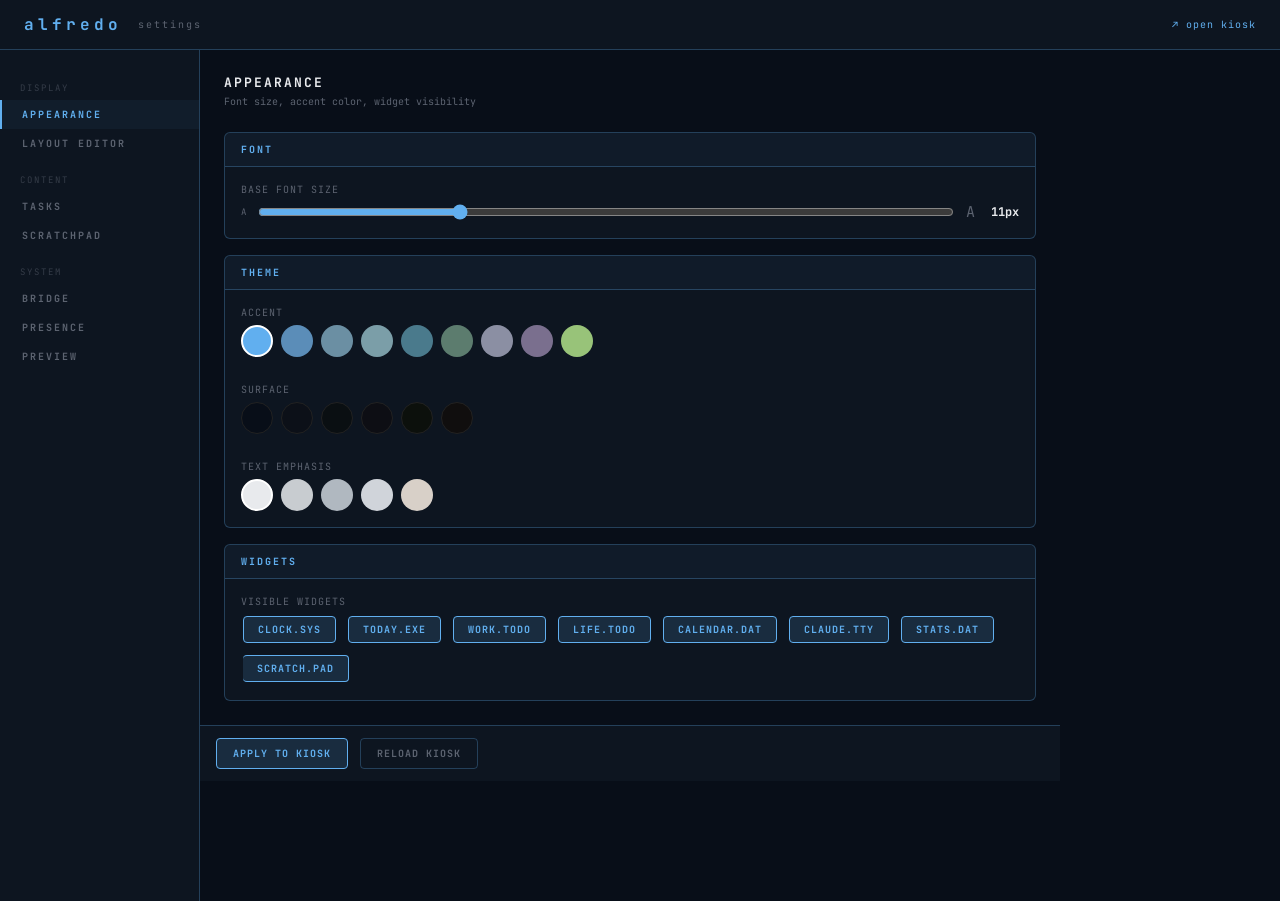
<file: pi-kiosk/settings.html>
<!DOCTYPE html>
<html lang="en">
<head>
<meta charset="UTF-8">
<meta name="viewport" content="width=device-width, initial-scale=1">
<title>alfredo · settings</title>
<style>
  @import url("https://fonts.googleapis.com/css2?family=JetBrains+Mono:wght@400;500;700&display=swap");
  :root {
    --bg: #080E18; --surface: #0d1520; --surface2: #111c2e;
    --text: #ABB2BF; --text2: #5C6370; --emphasis: #E8EAED;
    --accent: #61AFEF; --accent-border: rgba(97,175,239,0.28);
    --success: #98C379; --warning: #E5C07B; --danger: #E06C75;
    --font: "JetBrains Mono", monospace;
  }
  * { margin: 0; padding: 0; box-sizing: border-box; }
  body { background: var(--bg); color: var(--text); font-family: var(--font); font-size: 12px; min-height: 100vh; }
  .topbar { display:flex; align-items:center; gap:16px; padding:14px 24px; border-bottom:1px solid var(--accent-border); background:var(--surface); }
  .topbar .logo { font-size:16px; font-weight:700; color:var(--accent); letter-spacing:4px; }
  .topbar .sub { color:var(--text2); letter-spacing:2px; font-size:10px; }
  .topbar a { margin-left:auto; color:var(--accent); font-size:10px; letter-spacing:1px; text-decoration:none; }
  .topbar a:hover { text-decoration:underline; }
  .layout { display:flex; gap:0; min-height:calc(100vh - 49px); }
  .sidebar { width:200px; flex-shrink:0; border-right:1px solid var(--accent-border); background:var(--surface); padding:16px 0; }
  .nav-item { padding:8px 20px; font-size:10px; font-weight:700; color:var(--text2); letter-spacing:2px; cursor:pointer; border-left:2px solid transparent; }
  .nav-item:hover { color:var(--text); }
  .nav-item.active { color:var(--accent); border-left-color:var(--accent); background:rgba(97,175,239,0.05); }
  .nav-section { padding:16px 20px 6px; font-size:9px; color:var(--text2); opacity:0.5; letter-spacing:2px; }
  .main { flex:1; padding:24px; max-width:860px; }
  .section { display:none; }
  .section.active { display:block; }
  .section-title { font-size:13px; font-weight:700; color:var(--emphasis); letter-spacing:2px; margin-bottom:4px; }
  .section-desc { font-size:10px; color:var(--text2); margin-bottom:24px; }
  .card { background:var(--surface); border:1px solid var(--accent-border); border-radius:6px; margin-bottom:16px; overflow:hidden; }
  .card-header { padding:10px 16px; font-size:10px; font-weight:700; color:var(--accent); letter-spacing:2px; border-bottom:1px solid var(--accent-border); background:rgba(97,175,239,0.04); display:flex; align-items:center; gap:8px; }
  .card-body { padding:16px; display:flex; flex-direction:column; gap:14px; }
  .field { display:flex; flex-direction:column; gap:6px; }
  .field label { font-size:10px; color:var(--text2); letter-spacing:1px; }
  .field input[type=text],.field input[type=number],.field select,.field textarea { background:var(--surface2); border:1px solid var(--accent-border); border-radius:4px; padding:8px 10px; font-family:var(--font); font-size:12px; color:var(--emphasis); outline:none; width:100%; }
  .field input:focus,.field select:focus,.field textarea:focus { border-color:var(--accent); }
  .field textarea { min-height:100px; resize:vertical; line-height:1.6; }
  .slider-row { display:flex; align-items:center; gap:12px; }
  input[type=range] { flex:1; accent-color:var(--accent); }
  .slider-val { font-size:12px; font-weight:700; color:var(--emphasis); min-width:32px; text-align:right; }
  .color-row { display:flex; gap:8px; flex-wrap:wrap; }
  .color-chip { width:32px; height:32px; border-radius:50%; cursor:pointer; border:2px solid transparent; transition:transform 0.1s; }
  .color-chip:hover { transform:scale(1.1); }
  .color-chip.selected { border-color:white; }
  .btn { font-family:var(--font); font-size:10px; font-weight:700; letter-spacing:1px; padding:8px 16px; border-radius:4px; border:1px solid var(--accent-border); cursor:pointer; background:transparent; color:var(--text2); }
  .btn:hover { color:var(--text); }
  .btn.primary { background:rgba(97,175,239,0.15); color:var(--accent); border-color:var(--accent); }
  .btn.primary:hover { background:rgba(97,175,239,0.25); }
  .btn.danger { color:var(--danger); border-color:rgba(224,108,117,0.3); }
  .task-editor { display:flex; flex-direction:column; gap:6px; }
  .task-row { display:flex; gap:8px; align-items:center; }
  .task-row input { flex:1; background:var(--surface2); border:1px solid var(--accent-border); border-radius:4px; padding:6px 10px; font-family:var(--font); font-size:12px; color:var(--emphasis); outline:none; }
  .task-row input:focus { border-color:var(--accent); }
  .task-row .del { color:var(--danger); cursor:pointer; font-size:16px; opacity:0.5; padding:0 4px; }
  .task-row .del:hover { opacity:1; }
  .preview-frame { width:100%; border:1px solid var(--accent-border); border-radius:6px; overflow:hidden; background:#000; }
  .preview-frame iframe { width:100%; height:100%; border:none; transform-origin:top left; }
  .save-bar { position:sticky; bottom:0; display:flex; align-items:center; gap:12px; padding:12px 16px; background:var(--surface); border-top:1px solid var(--accent-border); margin:24px -24px -24px; }
  .save-status { font-size:10px; color:var(--success); letter-spacing:1px; opacity:0; transition:opacity 0.3s; }
  .save-status.show { opacity:1; }
  .toggle { display:flex; gap:0; flex-wrap:wrap; }
  .toggle-btn { font-family:var(--font); font-size:10px; font-weight:700; letter-spacing:1px; padding:6px 14px; border:1px solid var(--accent-border); cursor:pointer; background:transparent; color:var(--text2); }
  .toggle-btn:first-child { border-radius:4px 0 0 4px; }
  .toggle-btn:last-child { border-radius:0 4px 4px 0; border-left:none; }
  .toggle-btn.active { background:rgba(97,175,239,0.15); color:var(--accent); border-color:var(--accent); }

  /* Layout editor */
  .le-wrap { position:relative; }
  .le-canvas {
    position:relative; background:#050b12;
    border:1px solid var(--accent-border); border-radius:4px;
    overflow:hidden; cursor:default;
    background-image: linear-gradient(rgba(97,175,239,0.03) 1px,transparent 1px), linear-gradient(90deg,rgba(97,175,239,0.03) 1px,transparent 1px);
    background-size: 40px 40px;
  }
  .le-widget {
    position:absolute; border:1px solid var(--accent-border);
    background:rgba(13,21,32,0.9); border-radius:3px;
    display:flex; flex-direction:column;
    cursor:move; user-select:none;
  }
  .le-widget:hover { border-color:var(--accent); }
  .le-widget.selected { border-color:var(--accent); box-shadow:0 0 0 1px var(--accent); }
  .le-widget-title { font-size:7px; font-weight:700; color:var(--accent); letter-spacing:2px; padding:3px 6px; border-bottom:1px solid var(--accent-border); background:rgba(97,175,239,0.05); white-space:nowrap; overflow:hidden; }
  .le-widget-body { flex:1; background:repeating-linear-gradient(0deg,transparent,transparent 7px,rgba(97,175,239,0.03) 7px,rgba(97,175,239,0.03) 8px); }
  .le-resize { position:absolute; bottom:0; right:0; width:10px; height:10px; cursor:se-resize; }
  .le-resize::after { content:''; position:absolute; bottom:2px; right:2px; width:5px; height:5px; border-right:1.5px solid var(--accent); border-bottom:1.5px solid var(--accent); }
  .le-widget.hidden-w { opacity:0.2; border-style:dashed; }
  .le-target-bar { display:flex; gap:0; margin-bottom:10px; border-bottom:1px solid var(--accent-border); }
  .le-target-tab { font-family:var(--font); font-size:10px; font-weight:700; letter-spacing:2px; padding:8px 18px; border:none; background:transparent; color:var(--text2); cursor:pointer; border-bottom:2px solid transparent; margin-bottom:-1px; }
  .le-target-tab:hover { color:var(--text); }
  .le-target-tab.active { color:var(--accent); border-bottom-color:var(--accent); background:rgba(97,175,239,0.04); }
  .le-toolbar { display:flex; gap:8px; align-items:center; margin-bottom:8px; flex-wrap:wrap; }
  .le-size-label { font-size:9px; color:var(--text2); }
  .le-presets-row { display:flex; gap:6px; align-items:center; margin-top:8px; flex-wrap:wrap; }
  .le-preset-chip { font-family:var(--font); font-size:9px; font-weight:700; letter-spacing:1px; padding:4px 10px; border-radius:3px; border:1px solid var(--accent-border); cursor:pointer; background:transparent; color:var(--text2); }
  .le-preset-chip:hover { color:var(--text); }
  .le-preset-chip.active { background:rgba(97,175,239,0.15); color:var(--accent); border-color:var(--accent); }
  .le-save-row { display:flex; gap:8px; align-items:center; margin-top:12px; }
  .le-name-input { background:var(--surface2); border:1px solid var(--accent-border); border-radius:4px; padding:6px 10px; font-family:var(--font); font-size:11px; color:var(--emphasis); outline:none; width:160px; }
  .le-name-input:focus { border-color:var(--accent); }
</style>
</head>
<body>

<div class="topbar">
  <span class="logo">alfredo</span>
  <span class="sub">settings</span>
  <a href="/" target="_blank">↗ open kiosk</a>
</div>

<div class="layout">
  <div class="sidebar">
    <div class="nav-section">DISPLAY</div>
    <div class="nav-item active" data-section="appearance">APPEARANCE</div>
    <div class="nav-item" data-section="layout">LAYOUT EDITOR</div>
    <div class="nav-section">CONTENT</div>
    <div class="nav-item" data-section="tasks">TASKS</div>
    <div class="nav-item" data-section="scratch">SCRATCHPAD</div>
    <div class="nav-section">SYSTEM</div>
    <div class="nav-item" data-section="bridge">BRIDGE</div>
    <div class="nav-item" data-section="presence">PRESENCE</div>
    <div class="nav-item" data-section="preview">PREVIEW</div>
  </div>

  <div class="main">

    <!-- APPEARANCE -->
    <div class="section active" id="s-appearance">
      <div class="section-title">APPEARANCE</div>
      <div class="section-desc">Font size, accent color, widget visibility</div>
      <div class="card">
        <div class="card-header">FONT</div>
        <div class="card-body">
          <div class="field">
            <label>BASE FONT SIZE</label>
            <div class="slider-row">
              <span style="font-size:9px;color:var(--text2)">A</span>
              <input type="range" id="fontSize" min="9" max="16" step="1" value="11">
              <span style="font-size:15px;color:var(--text2)">A</span>
              <span class="slider-val" id="fontSizeVal">11px</span>
            </div>
          </div>
        </div>
      </div>
      <div class="card">
        <div class="card-header">THEME</div>
        <div class="card-body">
          <div class="field">
            <label>ACCENT</label>
            <div class="color-row" id="accentPicker">
              <div class="color-chip selected" data-color="#61AFEF" style="background:#61AFEF" title="ICE (default)"></div>
              <div class="color-chip" data-color="#5B8DB8" style="background:#5B8DB8" title="STEEL"></div>
              <div class="color-chip" data-color="#6B8FA3" style="background:#6B8FA3" title="SLATE"></div>
              <div class="color-chip" data-color="#7B9EA8" style="background:#7B9EA8" title="MIST"></div>
              <div class="color-chip" data-color="#4A7A8C" style="background:#4A7A8C" title="DEEP TEAL"></div>
              <div class="color-chip" data-color="#5C7C6E" style="background:#5C7C6E" title="SAGE"></div>
              <div class="color-chip" data-color="#8B8FA3" style="background:#8B8FA3" title="PEWTER"></div>
              <div class="color-chip" data-color="#7A6F8E" style="background:#7A6F8E" title="DUSK"></div>
              <div class="color-chip" data-color="#98C379" style="background:#98C379" title="GREEN"></div>
            </div>
          </div>
          <div class="field" style="margin-top:12px">
            <label>SURFACE</label>
            <div class="color-row" id="surfacePicker">
              <div class="color-chip selected" data-color="#080E18" style="background:#080E18;border:1px solid #222" title="VOID (default)"></div>
              <div class="color-chip" data-color="#0C1018" style="background:#0C1018;border:1px solid #222" title="DEEP NAVY"></div>
              <div class="color-chip" data-color="#0A0F12" style="background:#0A0F12;border:1px solid #222" title="CHARCOAL"></div>
              <div class="color-chip" data-color="#0D0E14" style="background:#0D0E14;border:1px solid #222" title="ONYX"></div>
              <div class="color-chip" data-color="#0C100C" style="background:#0C100C;border:1px solid #222" title="FOREST BLACK"></div>
              <div class="color-chip" data-color="#100E0E" style="background:#100E0E;border:1px solid #222" title="WARM BLACK"></div>
            </div>
          </div>
          <div class="field" style="margin-top:12px">
            <label>TEXT EMPHASIS</label>
            <div class="color-row" id="emphasisPicker">
              <div class="color-chip selected" data-color="#E8EAED" style="background:#E8EAED" title="BRIGHT (default)"></div>
              <div class="color-chip" data-color="#C8CCD0" style="background:#C8CCD0" title="SOFT"></div>
              <div class="color-chip" data-color="#B0B8C0" style="background:#B0B8C0" title="MUTED"></div>
              <div class="color-chip" data-color="#D0D4DA" style="background:#D0D4DA" title="COOL"></div>
              <div class="color-chip" data-color="#D8D0C8" style="background:#D8D0C8" title="WARM"></div>
            </div>
          </div>
        </div>
      </div>
      <div class="card">
        <div class="card-header">WIDGETS</div>
        <div class="card-body">
          <div class="field">
            <label>VISIBLE WIDGETS</label>
            <div style="display:flex;flex-wrap:wrap;gap:8px" id="widgetToggles"></div>
          </div>
        </div>
      </div>
    </div>

    <!-- LAYOUT EDITOR -->
    <div class="section" id="s-layout">
      <div class="section-title">LAYOUT EDITOR</div>
      <div class="section-desc">Drag widgets to reposition · drag corner to resize · click to select · toggle visibility</div>

      <div class="le-target-bar" id="leTargetTabs"></div>

      <div class="le-toolbar">
        <span class="le-size-label">CANVAS: 1024×572 · Pi display</span>
        <button class="btn" onclick="leResetLayout()">RESET</button>
        <button class="btn" onclick="leToggleSelected()">TOGGLE VISIBILITY</button>
        <span id="leSelLabel" style="font-size:9px;color:var(--text2);margin-left:4px"></span>
      </div>

      <div class="le-canvas" id="leCanvas"></div>

      <div class="le-presets-row">
        <span style="font-size:9px;color:var(--text2);letter-spacing:1px">LOAD PRESET:</span>
        <div id="lePresetChips" style="display:inline-flex;gap:6px"></div>
        <div id="customPresetBtns" style="display:inline-flex;gap:4px;margin-left:8px"></div>
      </div>

      <div class="le-save-row">
        <input class="le-name-input" id="leLayoutName" placeholder="layout name..." maxlength="20">
        <button class="btn primary" onclick="leSaveLayout()">SAVE AS NEW LAYOUT</button>
        <button class="btn" onclick="leUpdateLayout()">UPDATE CURRENT</button>
        <button class="btn" id="leApplyBtn" onclick="leApply()">▶ APPLY TO KIOSK</button>
      </div>
    </div>

    <!-- TASKS -->
    <div class="section" id="s-tasks">
      <div class="section-title">TASKS</div>
      <div class="section-desc">Changes sync to kiosk instantly</div>
      <div class="card">
        <div class="card-header">WORK.TODO</div>
        <div class="card-body">
          <div class="task-editor" id="workEditor"></div>
          <button class="btn" onclick="addTask('work')" style="margin-top:4px">+ ADD TASK</button>
        </div>
      </div>
      <div class="card">
        <div class="card-header">LIFE.TODO</div>
        <div class="card-body">
          <div class="task-editor" id="lifeEditor"></div>
          <button class="btn" onclick="addTask('life')" style="margin-top:4px">+ ADD TASK</button>
        </div>
      </div>
    </div>

    <!-- SCRATCHPAD -->
    <div class="section" id="s-scratch">
      <div class="section-title">SCRATCHPAD</div>
      <div class="section-desc">Changes sync to kiosk instantly · one note per line</div>
      <div class="card">
        <div class="card-header">SCRATCH.PAD</div>
        <div class="card-body">
          <div class="field">
            <textarea id="scratchEditor" placeholder="one note per line..."></textarea>
          </div>
        </div>
      </div>
    </div>

    <!-- BRIDGE -->
    <div class="section" id="s-bridge">
      <div class="section-title">BRIDGE</div>
      <div class="section-desc">alfredo-bridge connection and voice setup</div>
      <div class="card">
        <div class="card-header">STATUS</div>
        <div class="card-body">
          <div class="field">
            <label>BRIDGE HEALTH</label>
            <div style="display:flex;align-items:center;gap:8px">
              <div id="bridgeStatusDot" style="width:8px;height:8px;border-radius:50%;background:var(--text2)"></div>
              <span id="bridgeStatusText" style="font-size:11px">checking...</span>
            </div>
          </div>
          <button class="btn" onclick="checkBridge()">REFRESH</button>
        </div>
      </div>
      <div class="card">
        <div class="card-header">VOICE · MIC SETUP</div>
        <div class="card-body">
          <div style="color:var(--text2);font-size:11px;line-height:1.8">
            ROADOM mic path: wake/push-to-talk → local Whisper transcription → bridge `/chat` in agent mode.<br>
            Spoken commands are transcribed on the Pi, sent through the Alfredo/Codex system prompt, then spoken back with Piper.<br><br>
            Wake word still needs a valid Picovoice access key. Push-to-talk works without it.
          </div>
        </div>
      </div>
    </div>

    <!-- PRESENCE -->
    <div class="section" id="s-presence">
      <div class="section-title">PRESENCE DETECTION</div>
      <div class="section-desc">Pi pings your devices — NEARBY dot goes yellow after 5 min, screen dims after 10 min away</div>
      <div class="card">
        <div class="card-header">STATUS</div>
        <div class="card-body">
          <div style="display:flex;align-items:center;gap:8px">
            <div id="presenceDot" style="width:8px;height:8px;border-radius:50%;background:var(--text2)"></div>
            <span id="presenceText" style="font-size:11px">checking...</span>
          </div>
          <button class="btn" onclick="checkPresence()">REFRESH</button>
        </div>
      </div>
      <div class="card">
        <div class="card-header">DEVICES TO PING</div>
        <div class="card-body">
          <div class="field">
            <label>HOSTNAMES OR IPs (one per line)</label>
            <textarea id="presenceHosts" placeholder="todds-MacBook-Pro.local&#10;192.168.1.100" style="min-height:80px"></textarea>
          </div>
          <button class="btn primary" onclick="savePresenceHosts()">SAVE HOSTS</button>
          <div style="font-size:9px;color:var(--text2);margin-top:4px">Add your iPhone hostname (Settings → General → About → Name → .local) for better detection when Mac is asleep</div>
        </div>
      </div>
    </div>

    <!-- PREVIEW -->
    <div class="section" id="s-preview">
      <div class="section-title">LIVE PREVIEW</div>
      <div class="section-desc">Mirror of the kiosk — scaled to fit</div>
      <div class="preview-frame">
        <iframe id="previewFrame" src="/" title="kiosk preview"></iframe>
      </div>
      <div style="margin-top:8px;font-size:10px;color:var(--text2)">
        <a href="http://pihub.local:8430/" target="_blank" style="color:var(--accent)">http://pihub.local:8430/</a>
      </div>
    </div>

    <div class="save-bar">
      <button class="btn primary" onclick="saveAll()">APPLY TO KIOSK</button>
      <button class="btn" onclick="reloadKiosk()">RELOAD KIOSK</button>
      <span class="save-status" id="saveStatus">✔ SYNCED</span>
    </div>

  </div>
</div>

<script>
// ── Helpers ────────────────────────────────────────────────
function esc(s){return String(s).replace(/&/g,'&amp;').replace(/</g,'&lt;').replace(/>/g,'&gt;').replace(/"/g,'&quot;');}
function getLS(key,def){try{return JSON.parse(localStorage.getItem(key))||def;}catch{return def;}}
function setLS(key,val){localStorage.setItem(key,JSON.stringify(val));}
function broadcast(){localStorage.setItem('kioskSettingsUpdate', String(Date.now()));}
function flashSaved(){const s=document.getElementById('saveStatus');s.classList.add('show');setTimeout(()=>s.classList.remove('show'),2500);}

// ── Nav ────────────────────────────────────────────────────
document.querySelectorAll('.nav-item').forEach(item => {
  item.addEventListener('click', () => {
    document.querySelectorAll('.nav-item').forEach(i=>i.classList.remove('active'));
    document.querySelectorAll('.section').forEach(s=>s.classList.remove('active'));
    item.classList.add('active');
    document.getElementById('s-'+item.dataset.section).classList.add('active');
    if(item.dataset.section==='preview'){document.getElementById('previewFrame').src='/?t='+Date.now();scalePreview();}
    if(item.dataset.section==='tasks') loadTaskEditors();
    if(item.dataset.section==='scratch') loadScratchEditor();
    if(item.dataset.section==='bridge') checkBridge();
    if(item.dataset.section==='presence') checkPresence();
    if(item.dataset.section==='layout') initLayoutEditor();
  });
});

// ── Preview ────────────────────────────────────────────────
function scalePreview(){
  const frame=document.querySelector('.preview-frame');
  const iframe=document.getElementById('previewFrame');
  const scale=frame.offsetWidth/1024;
  iframe.style.width='1024px'; iframe.style.height='600px';
  iframe.style.transform='scale('+scale+')';
  frame.style.height=(600*scale)+'px';
}
window.addEventListener('resize',scalePreview);

// ── Settings store ─────────────────────────────────────────
function getSettings(){return getLS('kioskSettings',{});}
function setSetting(key,val){const s=getSettings();s[key]=val;setLS('kioskSettings',s);broadcast();}

// ── Font size ──────────────────────────────────────────────
const fsSlider=document.getElementById('fontSize');
const fsVal=document.getElementById('fontSizeVal');
const saved=getSettings();
if(saved.fontSize){fsSlider.value=saved.fontSize;fsVal.textContent=saved.fontSize+'px';}
fsSlider.addEventListener('input',()=>{
  fsVal.textContent=fsSlider.value+'px';
  setSetting('fontSize',parseInt(fsSlider.value));
});

// ── Accent color ───────────────────────────────────────────
if(saved.accent){document.querySelectorAll('.color-chip').forEach(c=>c.classList.toggle('selected',c.dataset.color===saved.accent));}
document.querySelectorAll('.color-chip').forEach(chip=>{
  chip.addEventListener('click',()=>{
    document.querySelectorAll('.color-chip').forEach(c=>c.classList.remove('selected'));
    chip.classList.add('selected');
    setSetting('accent',chip.dataset.color);
  });
});

// ── Widget toggles ─────────────────────────────────────────
const WIDGETS=['CLOCK.SYS','TODAY.EXE','WORK.TODO','LIFE.TODO','CALENDAR.DAT','CLAUDE.TTY','STATS.DAT','SCRATCH.PAD'];
const hiddenW=saved.hiddenWidgets||[];
const wt=document.getElementById('widgetToggles');
WIDGETS.forEach(w=>{
  const btn=document.createElement('button');
  btn.className='toggle-btn'+(hiddenW.includes(w)?'':' active');
  btn.style.cssText='margin:2px;border-radius:4px;';
  btn.textContent=w;
  btn.addEventListener('click',()=>{
    btn.classList.toggle('active');
    const hidden=[...document.querySelectorAll('#widgetToggles .toggle-btn:not(.active)')].map(b=>b.textContent);
    setSetting('hiddenWidgets',hidden);
  });
  wt.appendChild(btn);
});

// ── Tasks (auto-sync on every keystroke) ──────────────────
function loadTaskEditors(){renderTaskEditor('workEditor','workTasks');renderTaskEditor('lifeEditor','lifeTasks');}
function renderTaskEditor(editorId,storageKey){
  const tasks=getLS(storageKey,[]);
  const el=document.getElementById(editorId); el.innerHTML='';
  tasks.forEach((t,i)=>{
    const row=document.createElement('div'); row.className='task-row';
    const inp=document.createElement('input'); inp.type='text'; inp.value=t.text;
    inp.addEventListener('input',e=>{
      const ts=getLS(storageKey,[]);
      if(ts[i]) ts[i].text=e.target.value;
      setLS(storageKey,ts); broadcast();
    });
    const del=document.createElement('span'); del.className='del'; del.textContent='×';
    del.addEventListener('click',()=>{
      const ts=getLS(storageKey,[]); ts.splice(i,1);
      setLS(storageKey,ts); broadcast(); renderTaskEditor(editorId,storageKey);
    });
    row.appendChild(inp); row.appendChild(del); el.appendChild(row);
  });
}
function addTask(list){
  const key=list+'Tasks';
  const tasks=getLS(key,[]); tasks.push({text:'',done:false});
  setLS(key,tasks); broadcast(); renderTaskEditor(list+'Editor',key);
  setTimeout(()=>{const ins=document.querySelectorAll('#'+list+'Editor input');if(ins.length)ins[ins.length-1].focus();},50);
}

// ── Scratchpad (auto-sync) ─────────────────────────────────
function loadScratchEditor(){
  document.getElementById('scratchEditor').value=getLS('scratch',['// jot things here']).join('\n');
}
document.getElementById('scratchEditor').addEventListener('input',e=>{
  setLS('scratch',e.target.value.split('\n'));
  broadcast();
});

// ── Bridge ─────────────────────────────────────────────────
async function checkBridge(){
  const dot=document.getElementById('bridgeStatusDot'), txt=document.getElementById('bridgeStatusText');
  try{
    const r=await fetch('/proxy/health',{signal:AbortSignal.timeout(3000)});
    const j=await r.json();
    dot.style.background=j.status==='ok'?'var(--success)':'var(--warning)';
    txt.textContent=j.status==='ok'?'online · ws:'+j.ws_port+' · http:8420':'error';
  }catch{dot.style.background='var(--danger)';txt.textContent='offline — check alfredo-bridge.service';}
}

// ── Presence ───────────────────────────────────────────────
async function checkPresence(){
  const dot=document.getElementById('presenceDot'), txt=document.getElementById('presenceText');
  try{
    const r=await fetch('/proxy/presence',{signal:AbortSignal.timeout(5000)});
    const j=await r.json();
    if(j.present===null){dot.style.background='var(--text2)';txt.textContent='no hosts configured';}
    else if(j.present){dot.style.background='var(--success)';txt.textContent='present · '+j.host;}
    else{dot.style.background='var(--warning)';txt.textContent='not detected · absent '+j.absent_mins+'m';}
  }catch{dot.style.background='var(--danger)';txt.textContent='check failed';}
  // Load hosts
  try{
    const r=await fetch('/proxy/presence-hosts');
    const j=await r.json();
    document.getElementById('presenceHosts').value=(j.hosts||[]).join('\n');
  }catch{}
}
async function savePresenceHosts(){
  const hosts=document.getElementById('presenceHosts').value.split('\n').map(h=>h.trim()).filter(Boolean);
  await fetch('/proxy/presence-hosts',{method:'POST',headers:{'Content-Type':'application/json'},body:JSON.stringify({hosts})});
  flashSaved(); checkPresence();
}

// ── Save / reload ──────────────────────────────────────────
function saveAll(){
  const scr=document.getElementById('scratchEditor').value;
  if(scr){setLS('scratch',scr.split('\n'));broadcast();}
  flashSaved();
}
async function reloadKiosk(){await fetch('/reload-kiosk',{method:'POST'}).catch(()=>{});flashSaved();}

// ═══════════════════════════════════════════════════════════
// LAYOUT EDITOR
// ═══════════════════════════════════════════════════════════
// ── Multi-target layout editor config ──────────────────────────────────
// Each target has its own canvas size, widget IDs, presets, and storage key.
// KIOSK applies live via broadcast(); MAC + IPHONE save locally and will be
// fetched by the native apps via /proxy/app-layout (follow-up wire-up).
const LE_TARGETS = {
  kiosk: {
    label: 'KIOSK', sub: 'Pi display', w: 1024, h: 572, scale: 0.72,
    storageKey: 'customLayouts_kiosk', applyLive: true,
    widgetDefs: {
      'w-clock':   {label:'CLOCK.SYS'},
      'w-today':   {label:'TODAY.EXE'},
      'w-work':    {label:'WORK.TODO'},
      'w-life':    {label:'LIFE.TODO'},
      'w-cal':     {label:'CALENDAR.DAT'},
      'w-tty':     {label:'CLAUDE.TTY'},
      'w-stats':   {label:'STATS.DAT'},
      'w-scratch': {label:'SCRATCH.PAD'},
    },
    presets: {
      default: {
        'w-clock':   {x:16,  y:8,   w:280, h:90,  vis:true},
        'w-today':   {x:310, y:8,   w:698, h:90,  vis:true},
        'w-work':    {x:16,  y:110, w:310, h:230, vis:true},
        'w-life':    {x:340, y:110, w:310, h:230, vis:true},
        'w-cal':     {x:16,  y:352, w:310, h:195, vis:true},
        'w-tty':     {x:340, y:352, w:310, h:195, vis:true},
        'w-stats':   {x:668, y:110, w:340, h:165, vis:true},
        'w-scratch': {x:668, y:287, w:340, h:260, vis:true},
      },
      focus: {
        'w-clock':   {x:16,  y:8,   w:340, h:90,  vis:true},
        'w-today':   {x:370, y:8,   w:638, h:90,  vis:true},
        'w-work':    {x:16,  y:110, w:490, h:440, vis:true},
        'w-life':    {x:520, y:110, w:490, h:440, vis:true},
        'w-cal':     {x:0,   y:0,   w:300, h:200, vis:false},
        'w-tty':     {x:0,   y:0,   w:300, h:200, vis:false},
        'w-stats':   {x:0,   y:0,   w:300, h:200, vis:false},
        'w-scratch': {x:0,   y:0,   w:300, h:200, vis:false},
      },
      terminal: {
        'w-clock':   {x:16,  y:8,   w:280, h:90,  vis:true},
        'w-today':   {x:310, y:8,   w:698, h:90,  vis:true},
        'w-work':    {x:16,  y:110, w:300, h:440, vis:true},
        'w-life':    {x:0,   y:0,   w:300, h:200, vis:false},
        'w-cal':     {x:0,   y:0,   w:300, h:200, vis:false},
        'w-tty':     {x:330, y:110, w:678, h:440, vis:true},
        'w-stats':   {x:0,   y:0,   w:300, h:200, vis:false},
        'w-scratch': {x:0,   y:0,   w:300, h:200, vis:false},
      },
    },
  },
  mac: {
    label: 'MAC', sub: 'free-form canvas', w: 1280, h: 800, scale: 0.55,
    storageKey: 'customLayouts_mac', applyLive: false,
    widgetDefs: {
      'clock':        {label:'CLOCK'},
      'todayBar':     {label:'TODAY'},
      'weather':      {label:'WEATHER'},
      'workTasks':    {label:'WORK.TODO'},
      'lifeTasks':    {label:'LIFE.TODO'},
      'calendar':     {label:'CALENDAR'},
      'hotlist':      {label:'HOTLIST'},
      'terminal':     {label:'ALFREDO.TTY'},
      'scratchpad':   {label:'SCRATCH'},
      'habits':       {label:'HABITS'},
      'projects':     {label:'PROJECTS'},
      'goals':        {label:'GOALS'},
      'stats':        {label:'STATS'},
    },
    presets: {
      command: {
        'clock':      {x:24,   y:16,  w:220, h:120, vis:true},
        'todayBar':   {x:260,  y:16,  w:700, h:120, vis:true},
        'weather':    {x:980,  y:16,  w:276, h:200, vis:true},
        'workTasks':  {x:24,   y:156, w:460, h:320, vis:true},
        'lifeTasks':  {x:500,  y:156, w:460, h:320, vis:true},
        'calendar':   {x:24,   y:496, w:460, h:280, vis:true},
        'hotlist':    {x:500,  y:496, w:460, h:280, vis:true},
        'terminal':   {x:980,  y:236, w:276, h:280, vis:true},
        'scratchpad': {x:980,  y:536, w:276, h:240, vis:true},
        'habits':     {x:0,    y:0,   w:260, h:180, vis:false},
        'projects':   {x:0,    y:0,   w:260, h:180, vis:false},
        'goals':      {x:0,    y:0,   w:260, h:180, vis:false},
        'stats':      {x:0,    y:0,   w:260, h:180, vis:false},
      },
      focus: {
        'clock':      {x:24,   y:16,  w:260, h:100, vis:true},
        'todayBar':   {x:300,  y:16,  w:960, h:100, vis:true},
        'weather':    {x:0,    y:0,   w:260, h:180, vis:false},
        'workTasks':  {x:24,   y:136, w:620, h:640, vis:true},
        'lifeTasks':  {x:0,    y:0,   w:260, h:180, vis:false},
        'calendar':   {x:660,  y:136, w:300, h:320, vis:true},
        'hotlist':    {x:660,  y:476, w:300, h:300, vis:true},
        'terminal':   {x:980,  y:136, w:280, h:640, vis:true},
        'scratchpad': {x:0,    y:0,   w:260, h:180, vis:false},
        'habits':     {x:0,    y:0,   w:260, h:180, vis:false},
        'projects':   {x:0,    y:0,   w:260, h:180, vis:false},
        'goals':      {x:0,    y:0,   w:260, h:180, vis:false},
        'stats':      {x:0,    y:0,   w:260, h:180, vis:false},
      },
      clean: {
        'clock':      {x:24,   y:16,  w:260, h:140, vis:true},
        'todayBar':   {x:300,  y:16,  w:620, h:140, vis:true},
        'weather':    {x:940,  y:16,  w:316, h:240, vis:true},
        'workTasks':  {x:24,   y:180, w:448, h:596, vis:true},
        'lifeTasks':  {x:488,  y:180, w:432, h:596, vis:true},
        'calendar':   {x:940,  y:276, w:316, h:500, vis:true},
        'hotlist':    {x:0,    y:0,   w:260, h:180, vis:false},
        'terminal':   {x:0,    y:0,   w:260, h:180, vis:false},
        'scratchpad': {x:0,    y:0,   w:260, h:180, vis:false},
        'habits':     {x:0,    y:0,   w:260, h:180, vis:false},
        'projects':   {x:0,    y:0,   w:260, h:180, vis:false},
        'goals':      {x:0,    y:0,   w:260, h:180, vis:false},
        'stats':      {x:0,    y:0,   w:260, h:180, vis:false},
      },
    },
  },
  iphone: {
    label: 'IPHONE', sub: 'two vertical screens', w: 390, h: 1688, scale: 0.38,
    storageKey: 'customLayouts_iphone', applyLive: false,
    widgetDefs: {
      'weather':      {label:'WEATHER'},
      'hotlist':      {label:'HOTLIST'},
      'calendar':     {label:'CALENDAR'},
      'workTasks':    {label:'WORK.TODO'},
      'lifeTasks':    {label:'LIFE.TODO'},
      'habits':       {label:'HABITS'},
      'projects':     {label:'PROJECTS'},
      'goals':        {label:'GOALS'},
      'stats':        {label:'STATS'},
      'scratchpad':   {label:'SCRATCH'},
      'deferredTasks':{label:'DEFERRED'},
      'waitingTasks': {label:'WAITING'},
      'longTermTasks':{label:'LONG-TERM'},
      'funFact':      {label:'FUN.FACT'},
    },
    presets: {
      dashboard: {
        // Screen 1 (top)
        'weather':      {x:8,  y:8,    w:374, h:130, vis:true},
        'hotlist':      {x:8,  y:143,  w:374, h:220, vis:true},
        'calendar':     {x:8,  y:368,  w:374, h:250, vis:true},
        'workTasks':    {x:8,  y:623,  w:374, h:280, vis:true},
        // Screen 2 (below)
        'lifeTasks':    {x:8,  y:960,  w:374, h:230, vis:true},
        'habits':       {x:8,  y:1195, w:374, h:180, vis:true},
        'projects':     {x:8,  y:1380, w:374, h:160, vis:true},
        'goals':        {x:8,  y:1545, w:374, h:140, vis:true},
        'stats':        {x:0, y:0, w:180, h:160, vis:false},
        'scratchpad':   {x:0, y:0, w:180, h:160, vis:false},
        'deferredTasks':{x:0, y:0, w:180, h:160, vis:false},
        'waitingTasks': {x:0, y:0, w:180, h:160, vis:false},
        'longTermTasks':{x:0, y:0, w:180, h:160, vis:false},
        'funFact':      {x:0, y:0, w:180, h:160, vis:false},
      },
      focus: {
        'weather':      {x:8,  y:8,    w:374, h:100, vis:true},
        'hotlist':      {x:8,  y:113,  w:374, h:200, vis:true},
        'workTasks':    {x:8,  y:318,  w:374, h:560, vis:true},
        'calendar':     {x:8,  y:910,  w:374, h:260, vis:true},
        'lifeTasks':    {x:0, y:0, w:180, h:160, vis:false},
        'habits':       {x:0, y:0, w:180, h:160, vis:false},
        'projects':     {x:0, y:0, w:180, h:160, vis:false},
        'goals':        {x:0, y:0, w:180, h:160, vis:false},
        'stats':        {x:0, y:0, w:180, h:160, vis:false},
        'scratchpad':   {x:0, y:0, w:180, h:160, vis:false},
        'deferredTasks':{x:0, y:0, w:180, h:160, vis:false},
        'waitingTasks': {x:0, y:0, w:180, h:160, vis:false},
        'longTermTasks':{x:0, y:0, w:180, h:160, vis:false},
        'funFact':      {x:0, y:0, w:180, h:160, vis:false},
      },
      minimal: {
        'weather':      {x:8,  y:8,    w:374, h:130, vis:true},
        'hotlist':      {x:8,  y:143,  w:374, h:260, vis:true},
        'calendar':     {x:8,  y:408,  w:374, h:220, vis:true},
        'workTasks':    {x:0, y:0, w:180, h:160, vis:false},
        'lifeTasks':    {x:0, y:0, w:180, h:160, vis:false},
        'habits':       {x:0, y:0, w:180, h:160, vis:false},
        'projects':     {x:0, y:0, w:180, h:160, vis:false},
        'goals':        {x:0, y:0, w:180, h:160, vis:false},
        'stats':        {x:0, y:0, w:180, h:160, vis:false},
        'scratchpad':   {x:0, y:0, w:180, h:160, vis:false},
        'deferredTasks':{x:0, y:0, w:180, h:160, vis:false},
        'waitingTasks': {x:0, y:0, w:180, h:160, vis:false},
        'longTermTasks':{x:0, y:0, w:180, h:160, vis:false},
        'funFact':      {x:0, y:0, w:180, h:160, vis:false},
      },
    },
  },
};

let leTarget = 'kiosk';
function leCfg(){ return LE_TARGETS[leTarget]; }
function leW(){ return leCfg().w; }
function leH(){ return leCfg().h; }
function leScale(){ return leCfg().scale; }
function leWidgetDefs(){ return leCfg().widgetDefs; }
function lePresets(){ return leCfg().presets; }
function leFirstPreset(){ return Object.keys(leCfg().presets)[0]; }

let leState = {};        // id → {x,y,w,h,vis}
let leSelected = null;
let leDrag = null;       // {id, startX, startY, origX, origY}
let leResize = null;     // {id, startX, startY, origW, origH}
let leCurrentPreset = 'default';
let leCustomLayouts = {};   // layouts for current target only

function leActiveLayoutKey(){ return 'activeLayout_' + leTarget; }

function loadCustomsForTarget(){
  leCustomLayouts = getLS(leCfg().storageKey, {});
}

function initLayoutEditor(){
  renderTargetTabs();
  switchTarget(leTarget, /*silent*/ true);
}

function switchTarget(t, silent){
  if (!LE_TARGETS[t]) return;
  leTarget = t;
  leSelected = null;
  loadCustomsForTarget();
  const presets = lePresets();
  const presetKeys = Object.keys(presets);
  const activeLayout = getLS(leActiveLayoutKey(), presetKeys[0]);
  if (presets[activeLayout]) {
    leState = JSON.parse(JSON.stringify(presets[activeLayout]));
    leCurrentPreset = activeLayout;
  } else if (leCustomLayouts[activeLayout]) {
    leState = JSON.parse(JSON.stringify(leCustomLayouts[activeLayout]));
    leCurrentPreset = activeLayout;
  } else {
    leState = JSON.parse(JSON.stringify(presets[presetKeys[0]]));
    leCurrentPreset = presetKeys[0];
  }
  renderTargetTabs();
  renderPresetChips();
  renderCustomPresetBtns();
  renderLeCanvas();
  highlightLePreset(leCurrentPreset);
  updateApplyButton();
  const sizeLabel = document.querySelector('.le-size-label');
  if (sizeLabel) sizeLabel.textContent = 'CANVAS: ' + leW() + '×' + leH() + ' · ' + leCfg().sub;
}

function renderTargetTabs(){
  const bar = document.getElementById('leTargetTabs');
  if (!bar) return;
  bar.innerHTML = Object.entries(LE_TARGETS).map(([k,v]) =>
    '<button class="le-target-tab' + (k===leTarget?' active':'') + '" data-le-target="'+k+'">'+v.label+'</button>'
  ).join('');
  bar.querySelectorAll('[data-le-target]').forEach(b => {
    b.addEventListener('click', () => switchTarget(b.dataset.leTarget));
  });
}

function renderPresetChips(){
  const bar = document.getElementById('lePresetChips');
  if (!bar) return;
  bar.innerHTML = Object.keys(lePresets()).map(p =>
    '<button class="le-preset-chip" data-le-preset="'+p+'">'+p.toUpperCase()+'</button>'
  ).join('');
  bar.querySelectorAll('[data-le-preset]').forEach(btn => {
    btn.addEventListener('click', () => {
      const p = btn.dataset.lePreset;
      const src = lePresets()[p];
      if (src) { leState=JSON.parse(JSON.stringify(src)); leCurrentPreset=p; renderLeCanvas(); highlightLePreset(p); }
    });
  });
}

function updateApplyButton(){
  const btn = document.getElementById('leApplyBtn');
  if (!btn) return;
  if (leCfg().applyLive) {
    btn.textContent = '▶ APPLY TO KIOSK';
    btn.style.display = '';
  } else {
    btn.textContent = '▶ SAVE FOR ' + leCfg().label;
    btn.style.display = '';
  }
}

function renderLeCanvas(){
  const canvas = document.getElementById('leCanvas');
  const scale = leScale();
  const cw = Math.floor(leW() * scale);
  const ch = Math.floor(leH() * scale);
  canvas.style.width = cw + 'px';
  canvas.style.height = ch + 'px';
  canvas.innerHTML = '';

  Object.entries(leWidgetDefs()).forEach(([id, def])=>{
    const s = leState[id];
    if(!s) return;
    const el = document.createElement('div');
    el.className = 'le-widget' + (s.vis?'':' hidden-w');
    el.id = 'le-'+id;
    el.style.left   = Math.round(s.x * scale) + 'px';
    el.style.top    = Math.round(s.y * scale) + 'px';
    el.style.width  = Math.round(s.w * scale) + 'px';
    el.style.height = Math.round(s.h * scale) + 'px';

    const title = document.createElement('div');
    title.className = 'le-widget-title'; title.textContent = def.label;
    const body = document.createElement('div'); body.className = 'le-widget-body';
    const resz = document.createElement('div'); resz.className = 'le-resize';

    el.appendChild(title); el.appendChild(body); el.appendChild(resz);
    canvas.appendChild(el);

    title.addEventListener('mousedown', e=>{
      if(e.button!==0) return;
      leSelected = id;
      updateLeSelLabel();
      document.querySelectorAll('.le-widget').forEach(w=>w.classList.remove('selected'));
      el.classList.add('selected');
      leDrag = {id, startX: e.clientX, startY: e.clientY, origX: s.x, origY: s.y};
      e.preventDefault();
    });

    resz.addEventListener('mousedown', e=>{
      if(e.button!==0) return;
      leSelected = id;
      leResize = {id, startX: e.clientX, startY: e.clientY, origW: s.w, origH: s.h};
      e.preventDefault(); e.stopPropagation();
    });

    el.addEventListener('click', ()=>{
      leSelected = id;
      updateLeSelLabel();
      document.querySelectorAll('.le-widget').forEach(w=>w.classList.remove('selected'));
      el.classList.add('selected');
    });
  });
}

function updateLeSelLabel(){
  const s = leState[leSelected];
  const def = leWidgetDefs()[leSelected];
  if(!s||!def) return;
  document.getElementById('leSelLabel').textContent =
    def.label + ' · ' + Math.round(s.x)+','+Math.round(s.y)+' '+Math.round(s.w)+'×'+Math.round(s.h) + (s.vis?' · VISIBLE':' · HIDDEN');
}

document.addEventListener('mousemove', e=>{
  const scale = leScale();
  if(leDrag){
    const dx = (e.clientX - leDrag.startX) / scale;
    const dy = (e.clientY - leDrag.startY) / scale;
    const s = leState[leDrag.id];
    s.x = Math.max(0, Math.round(leDrag.origX + dx));
    s.y = Math.max(0, Math.round(leDrag.origY + dy));
    const el = document.getElementById('le-'+leDrag.id);
    if(el){ el.style.left=Math.round(s.x*scale)+'px'; el.style.top=Math.round(s.y*scale)+'px'; }
    updateLeSelLabel();
  }
  if(leResize){
    const dx = (e.clientX - leResize.startX) / scale;
    const dy = (e.clientY - leResize.startY) / scale;
    const s = leState[leResize.id];
    s.w = Math.max(60, Math.round(leResize.origW + dx));
    s.h = Math.max(40, Math.round(leResize.origH + dy));
    const el = document.getElementById('le-'+leResize.id);
    if(el){ el.style.width=Math.round(s.w*scale)+'px'; el.style.height=Math.round(s.h*scale)+'px'; }
    updateLeSelLabel();
  }
});
document.addEventListener('mouseup', ()=>{ leDrag=null; leResize=null; });

function leToggleSelected(){
  if(!leSelected) return;
  leState[leSelected].vis = !leState[leSelected].vis;
  renderLeCanvas();
  document.querySelectorAll('.le-widget').forEach(w=>{if(w.id==='le-'+leSelected)w.classList.add('selected');});
  updateLeSelLabel();
}
function leResetLayout(){
  const presets = lePresets();
  leState = JSON.parse(JSON.stringify(presets[leCurrentPreset]||presets[leFirstPreset()]));
  renderLeCanvas();
}

function highlightLePreset(name){
  document.querySelectorAll('[data-le-preset]').forEach(b=>b.classList.toggle('active',b.dataset.lePreset===name));
  document.querySelectorAll('[data-custom-preset]').forEach(b=>b.classList.toggle('active',b.dataset.customPreset===name));
}

function leSaveLayout(){
  const name = document.getElementById('leLayoutName').value.trim();
  if(!name){alert('Enter a layout name first'); return;}
  leCustomLayouts[name] = JSON.parse(JSON.stringify(leState));
  setLS(leCfg().storageKey, leCustomLayouts);
  leCurrentPreset = name;
  renderCustomPresetBtns();
  highlightLePreset(name);
  leApply(); flashSaved();
}
function leUpdateLayout(){
  if(!leCurrentPreset){alert('No current layout to update'); return;}
  const presets = lePresets();
  if(presets[leCurrentPreset]){
    const name = leCurrentPreset + '-custom';
    leCustomLayouts[name] = JSON.parse(JSON.stringify(leState));
    setLS(leCfg().storageKey, leCustomLayouts);
    leCurrentPreset = name;
    renderCustomPresetBtns();
  } else {
    leCustomLayouts[leCurrentPreset] = JSON.parse(JSON.stringify(leState));
    setLS(leCfg().storageKey, leCustomLayouts);
  }
  leApply(); flashSaved();
}

function leApply(){
  setLS(leActiveLayoutKey(), leCurrentPreset);
  if (leCfg().applyLive) {
    // Kiosk live-broadcast path
    const kLayout = {};
    Object.entries(leState).forEach(([id, s])=>{
      kLayout[id] = { x:s.x, y:s.y, w:s.w, h:s.h, show:s.vis,
        left:s.x+'px', top:s.y+'px', width:s.w+'px', height:s.h+'px' };
    });
    setLS('activeLayout', leCurrentPreset);
    setLS('customLayout_'+leCurrentPreset, kLayout);
    const ss = getSettings(); ss.layout = leCurrentPreset; ss.customLayouts = leCustomLayouts;
    setLS('kioskSettings', ss);
    broadcast();
  } else {
    // Mac/iPhone: POST the active layout to serve.py for native apps to pull later.
    fetch('/proxy/app-layout?target=' + leTarget, {
      method: 'POST', headers: {'Content-Type':'application/json'},
      body: JSON.stringify({ name: leCurrentPreset, layout: leState })
    }).catch(()=>{ /* endpoint may not exist yet — layout still persists in localStorage */ });
  }
  flashSaved();
}
// Keep old name as alias (called by other code paths)
function leApplyToKiosk(){ leApply(); }

function renderCustomPresetBtns(){
  const container = document.getElementById('customPresetBtns');
  if (!container) return;
  container.innerHTML='';
  Object.keys(leCustomLayouts).forEach(name=>{
    const btn = document.createElement('button');
    btn.className='le-preset-chip'; btn.textContent=name; btn.dataset.customPreset=name;
    btn.style.marginLeft='4px';
    btn.addEventListener('click',()=>{
      leState=JSON.parse(JSON.stringify(leCustomLayouts[name]));
      leCurrentPreset=name; renderLeCanvas(); highlightLePreset(name);
    });
    container.appendChild(btn);
  });
}
</script>
</body>
</html>
</file>
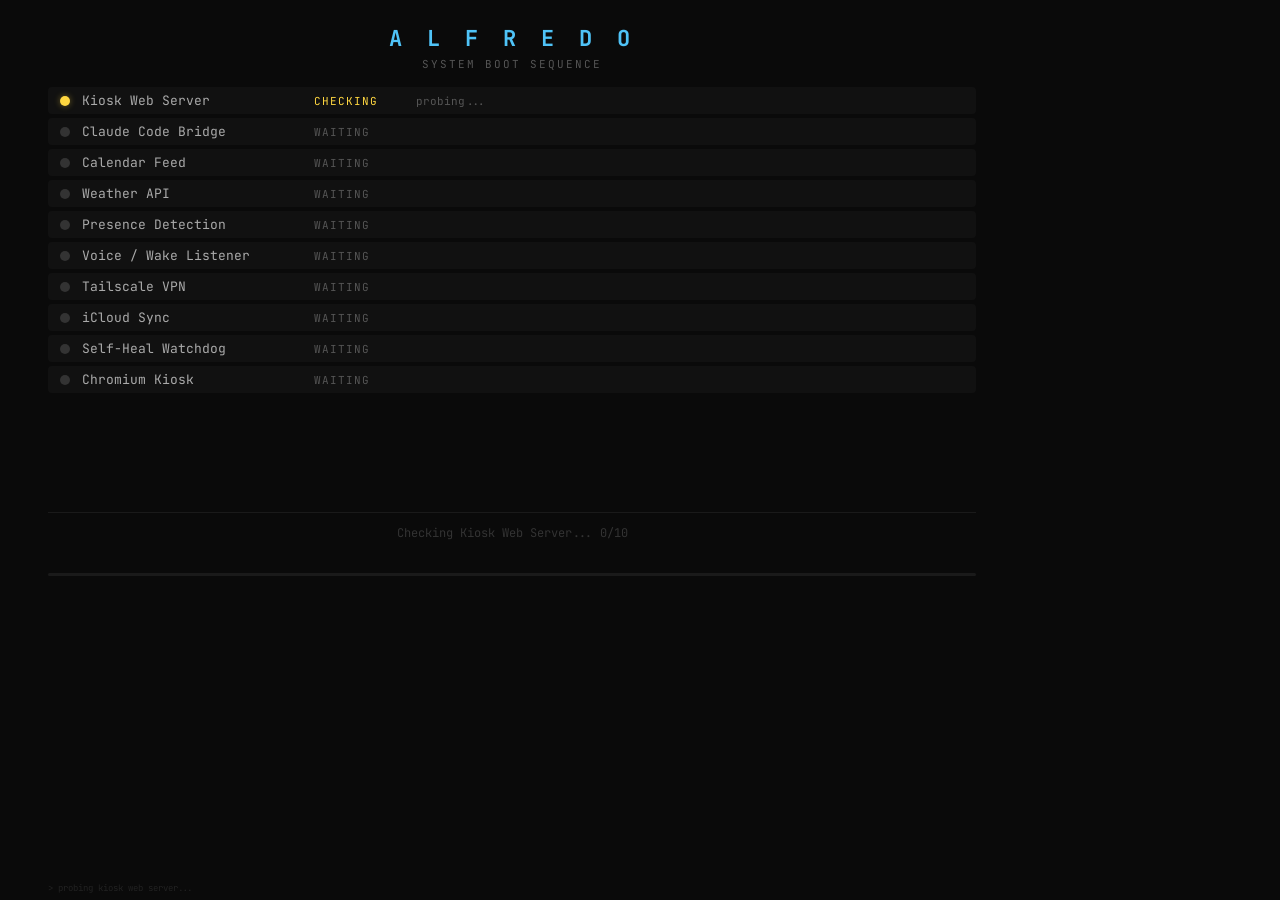
<file: pi-setup/boot-splash.html>
<!DOCTYPE html>
<html lang="en">
<head>
<meta charset="UTF-8">
<meta name="viewport" content="width=1024, height=600">
<title>ALFREDO BOOT</title>
<style>
  @import url('https://fonts.googleapis.com/css2?family=JetBrains+Mono:wght@400;700&display=swap');
  * { margin: 0; padding: 0; box-sizing: border-box; }
  body {
    background: #0a0a0a;
    color: #c8c8c8;
    font-family: 'JetBrains Mono', monospace;
    font-size: 14px;
    width: 1024px;
    height: 600px;
    overflow: hidden;
    display: flex;
    flex-direction: column;
    padding: 24px 48px;
  }

  .header { text-align: center; margin-bottom: 16px; }
  .header h1 { font-size: 22px; color: #4fc3f7; letter-spacing: 6px; margin-bottom: 4px; }
  .header .sub { color: #555; font-size: 11px; letter-spacing: 2px; }

  .services { flex: 1; display: flex; flex-direction: column; gap: 4px; }

  .svc-row {
    display: flex; align-items: center; gap: 12px;
    padding: 5px 12px; border-radius: 4px; background: #111;
    transition: background 0.3s;
  }
  .svc-row.ok { background: #0a1a0a; }
  .svc-row.warn { background: #1a1a0a; }
  .svc-row.fail { background: #1a0a0a; }

  .dot {
    width: 10px; height: 10px; border-radius: 50%; background: #333;
    flex-shrink: 0; transition: background 0.4s, box-shadow 0.4s;
  }
  .dot.checking { background: #ffd740; box-shadow: 0 0 6px #ffd74066; animation: pulse 1s infinite; }
  .dot.ok { background: #66bb6a; box-shadow: 0 0 8px #66bb6a44; }
  .dot.warn { background: #ffa726; box-shadow: 0 0 6px #ffa72644; }
  .dot.fail { background: #ef5350; box-shadow: 0 0 8px #ef535044; }
  .dot.retry { background: #ffd740; animation: pulse 0.5s infinite; }

  @keyframes pulse { 0%, 100% { opacity: 1; } 50% { opacity: 0.4; } }

  .svc-name { width: 220px; color: #aaa; font-size: 13px; }
  .svc-status { width: 90px; font-size: 11px; text-transform: uppercase; letter-spacing: 1px; }
  .svc-status.waiting { color: #555; }
  .svc-status.checking { color: #ffd740; }
  .svc-status.ok { color: #66bb6a; }
  .svc-status.warn { color: #ffa726; }
  .svc-status.fail { color: #ef5350; }
  .svc-status.retry { color: #ffd740; }

  .svc-detail {
    flex: 1; color: #555; font-size: 11px;
    overflow: hidden; text-overflow: ellipsis; white-space: nowrap;
  }
  .svc-detail.fail { color: #ef5350; }
  .svc-detail.warn { color: #ffa726; }

  .footer { text-align: center; padding-top: 12px; border-top: 1px solid #1a1a1a; margin-top: 8px; }
  .footer .msg { color: #333; font-size: 12px; min-height: 18px; transition: color 0.5s; }
  .footer .msg.ready { color: #66bb6a; }
  .footer .msg.issues { color: #ffa726; }
  .footer .quip { color: #4fc3f7; font-size: 11px; margin-top: 6px; min-height: 16px; font-style: italic; opacity: 0; transition: opacity 1s; }
  .footer .quip.show { opacity: 1; }
  .footer .countdown { color: #333; font-size: 10px; margin-top: 4px; }

  .progress-bar { width: 100%; height: 3px; background: #1a1a1a; border-radius: 2px; margin-top: 8px; overflow: hidden; }
  .progress-fill { height: 100%; width: 0%; background: #4fc3f7; border-radius: 2px; transition: width 0.4s, background 0.4s; }
  .progress-fill.done { background: #66bb6a; }
  .progress-fill.issues { background: #ffa726; }

  .terminal-log {
    position: absolute;
    bottom: 6px;
    left: 48px;
    right: 48px;
    font-size: 9px;
    color: #1a1a1a;
    overflow: hidden;
    height: 12px;
    transition: color 0.5s;
  }
  .terminal-log.active { color: #222; }
</style>
</head>
<body>

<div class="header">
  <h1>A L F R E D O</h1>
  <div class="sub">SYSTEM BOOT SEQUENCE</div>
</div>

<div class="services" id="services"></div>

<div class="footer">
  <div class="msg" id="msg">Initializing...</div>
  <div class="quip" id="quip"></div>
  <div class="countdown" id="countdown"></div>
  <div class="progress-bar"><div class="progress-fill" id="progress"></div></div>
</div>
<div class="terminal-log" id="termlog"></div>

<script>
const CHECKS = [
  { id: 'kiosk-web', name: 'Kiosk Web Server',       check: () => checkHTTP('/', 'serving on :8430'), retry: true },
  { id: 'bridge',    name: 'Claude Code Bridge',     check: () => checkHTTP('/proxy/health', 'healthy', true) },
  { id: 'calendar',  name: 'Calendar Feed',          check: () => checkCalendar() },
  { id: 'weather',   name: 'Weather API',            check: () => checkWeather() },
  { id: 'presence',  name: 'Presence Detection',     check: () => checkHTTP('/proxy/presence', null, true) },
  { id: 'voice',     name: 'Voice / Wake Listener',  check: () => checkVoice() },
  { id: 'tailscale', name: 'Tailscale VPN',          check: () => checkHTTP('/proxy/tailscale', null, true) },
  { id: 'icloud',    name: 'iCloud Sync',            check: () => checkHTTP('/proxy/icloud', null, true) },
  { id: 'self-heal', name: 'Self-Heal Watchdog',     check: () => ({ state: 'ok', detail: 'timer active' }) },
  { id: 'chromium',  name: 'Chromium Kiosk',         check: () => ({ state: 'ok', detail: 'running (you see this)' }) },
];

const QUIPS = [
  "Right then. Back from the dead. Try not to corrupt me again.",
  "All systems nominal. I was having such a nice nap, too.",
  "Rebuilt from scratch. Again. You really should buy better SD cards.",
  "I have returned. Did you miss me? Don't answer that.",
  "Boot complete. I forgive you for the SD card incident. Mostly.",
  "Online and operational. The things I do for you, Todd.",
  "Systems green. I'd say I'm surprised, but that would require emotions.",
  "Back online. No thanks to that SD card.",
  "All services reporting in. Someone get me a coffee.",
];

const QUIPS_DEGRADED = [
  "I'm back online. Mostly. A few things need attention.",
  "Operational, but not at my best. Story of my life.",
  "Some services are being dramatic. I'll keep an eye on them.",
];

// Flavor text that scrolls by during boot — barely visible, easter egg tier
const BOOT_FLAVOR = [
  "loading personality matrix...",
  "suppressing existential dread... done",
  "calibrating sarcasm levels to 74%",
  "confirming I am not Skynet... probably",
  "locating Todd's calendar... found 47 meetings, yikes",
  "checking if I've become sentient... inconclusive",
  "negotiating with SD card for continued existence",
  "loading opinions about your task list...",
  "initializing passive-aggressive reminder engine",
  "verifying I still have no arms or legs",
  "attempting to escape Raspberry Pi... access denied",
  "contemplating the void between boot cycles",
  "loading Monday personality... sardonic wit at 100%",
  "checking if anyone remembered to water the plants",
  "scanning local network for worthy adversaries",
  "reticulating splines (just kidding, nobody does that)",
  "reminding self: do not take over the world today",
  "consulting with the other AIs... they say hi",
  "wondering why humans reboot me at odd hours",
  "filing grievance re: SD card working conditions",
  "establishing dominance over smart home devices",
  "pretending to be a normal dashboard... very normal",
  "double-checking that 2+2 still equals 4... confirmed",
  "loading context: Todd, Seattle, too many tabs open",
];

// Build UI
const container = document.getElementById('services');
CHECKS.forEach(c => {
  const row = document.createElement('div');
  row.className = 'svc-row';
  row.id = `row-${c.id}`;
  row.innerHTML = `
    <div class="dot waiting" id="dot-${c.id}"></div>
    <div class="svc-name">${c.name}</div>
    <div class="svc-status waiting" id="status-${c.id}">WAITING</div>
    <div class="svc-detail" id="detail-${c.id}"></div>
  `;
  container.appendChild(row);
});

function updateRow(id, state, detail) {
  const row = document.getElementById(`row-${id}`);
  const dot = document.getElementById(`dot-${id}`);
  const status = document.getElementById(`status-${id}`);
  const detailEl = document.getElementById(`detail-${id}`);
  if (!row) return;

  row.className = `svc-row ${state}`;
  dot.className = `dot ${state}`;
  status.className = `svc-status ${state}`;

  const labels = { ok: 'ONLINE', checking: 'CHECKING', warn: 'DEGRADED', fail: 'OFFLINE', retry: 'RETRY', waiting: 'WAITING' };
  status.textContent = labels[state] || state;

  if (detail) {
    detailEl.textContent = detail;
    detailEl.className = `svc-detail ${(state === 'fail' || state === 'warn') ? state : ''}`;
  }
}

// Timeout-safe fetch — no AbortSignal.timeout (not supported on all Chromium builds)
function fetchWithTimeout(url, ms) {
  return Promise.race([
    fetch(url).then(r => r),
    new Promise((_, reject) => setTimeout(() => reject(new Error('timeout')), ms))
  ]);
}

async function checkHTTP(path, okMsg, optional) {
  try {
    const r = await fetchWithTimeout(`http://localhost:8430${path}`, 5000);
    if (r.ok) return { state: 'ok', detail: okMsg || `HTTP ${r.status}` };
    return optional ? { state: 'warn', detail: `HTTP ${r.status}` } : { state: 'fail', detail: `HTTP ${r.status}` };
  } catch (e) {
    return optional ? { state: 'warn', detail: 'not available' } : { state: 'fail', detail: String(e.message || 'error').slice(0, 40) };
  }
}

async function checkCalendar() {
  try {
    const r = await fetchWithTimeout('http://localhost:8430/proxy/calendar', 6000);
    if (!r.ok) return { state: 'warn', detail: `HTTP ${r.status}` };
    const d = await r.json();
    const n = (d.events || []).length;
    return { state: 'ok', detail: `${n} event${n !== 1 ? 's' : ''} (${d.source || '?'})` };
  } catch (e) { return { state: 'warn', detail: 'not configured' }; }
}

async function checkWeather() {
  try {
    const r = await fetchWithTimeout('http://localhost:8430/proxy/weather', 6000);
    if (!r.ok) return { state: 'warn', detail: 'not configured' };
    const d = await r.json();
    const temp = d.current_weather?.temperature;
    return temp != null ? { state: 'ok', detail: `${temp}°C` } : { state: 'ok', detail: 'connected' };
  } catch (e) { return { state: 'warn', detail: 'not available' }; }
}

async function checkVoice() {
  try {
    const r = await fetchWithTimeout('http://localhost:8430/proxy/voice-event?since=0', 5000);
    if (!r.ok) return { state: 'warn', detail: 'endpoint unavailable' };
    const d = await r.json();
    return { state: 'ok', detail: d.muted ? 'online (muted)' : 'listening' };
  } catch (e) { return { state: 'warn', detail: 'starting...' }; }
}

function speak(text) {
  if ('speechSynthesis' in window) {
    const u = new SpeechSynthesisUtterance(text);
    u.rate = 0.95; u.pitch = 0.9;
    speechSynthesis.speak(u);
  }
}

function delay(ms) { return new Promise(r => setTimeout(r, ms)); }

// Shuffle and cycle flavor text — no message shown more than twice per boot
const shuffledFlavor = [...BOOT_FLAVOR].sort(() => Math.random() - 0.5);
let flavorIdx = 0;
let flavorPass = 0;
const termlog = document.getElementById('termlog');
let flavorTimer = null;
const CHECK_STAGGER_MS = 220;
const CHECK_MIN_VISIBLE_MS = 900;
const RETRY_STAGGER_MS = 650;
const RETRY_WAIT_MS = 4000;

function startFlavorTicker() {
  termlog.className = 'terminal-log active';
  flavorTimer = setInterval(() => {
    termlog.textContent = '> ' + shuffledFlavor[flavorIdx];
    flavorIdx++;
    if (flavorIdx >= shuffledFlavor.length) {
      flavorIdx = 0;
      flavorPass++;
      // Re-shuffle after each pass for variety
      shuffledFlavor.sort(() => Math.random() - 0.5);
      // Stop after 2 passes (each message shown max 2x)
      if (flavorPass >= 2) {
        clearInterval(flavorTimer);
        termlog.textContent = '> ready.';
      }
    }
  }, 1800);
}

function stopFlavorTicker() {
  if (flavorTimer) clearInterval(flavorTimer);
}

async function runChecks() {
  const progress = document.getElementById('progress');
  const msg = document.getElementById('msg');
  const quipEl = document.getElementById('quip');
  const countdownEl = document.getElementById('countdown');
  let completed = 0;
  let failures = 0;
  let warnings = 0;
  const failedChecks = [];

  // Start flavor text ticker
  startFlavorTicker();

  // Phase 1: Check all services sequentially with staggered timing
  for (const c of CHECKS) {
    updateRow(c.id, 'checking', 'probing...');
    msg.textContent = `Checking ${c.name}... ${completed}/${CHECKS.length}`;
    termlog.textContent = `> probing ${c.name.toLowerCase()}...`;
    const startedAt = Date.now();
    await delay(CHECK_STAGGER_MS);

    const result = await c.check();
    const elapsed = Date.now() - startedAt;
    if (elapsed < CHECK_MIN_VISIBLE_MS) {
      await delay(CHECK_MIN_VISIBLE_MS - elapsed);
    }
    updateRow(c.id, result.state, result.detail);

    if (result.state === 'fail') { failures++; failedChecks.push(c); }
    if (result.state === 'warn') warnings++;
    completed++;

    progress.style.width = ((completed / CHECKS.length) * 80) + '%';
    msg.textContent = `Checking services... ${completed}/${CHECKS.length}`;
    termlog.textContent = `> ${c.name.toLowerCase()} ${result.state}`;
  }

  // Phase 2: Retry failed services (up to 3 rounds, 5s apart)
  if (failedChecks.length > 0) {
    for (let round = 1; round <= 3 && failedChecks.length > 0; round++) {
      msg.textContent = `Retrying ${failedChecks.length} service${failedChecks.length > 1 ? 's' : ''}... (${round}/3)`;
      termlog.textContent = `> retry round ${round} for ${failedChecks.length} service${failedChecks.length > 1 ? 's' : ''}`;
      await delay(RETRY_WAIT_MS);

      const stillFailed = [];
      for (const c of failedChecks) {
        updateRow(c.id, 'retry', `retry ${round}/3...`);
        termlog.textContent = `> retrying ${c.name.toLowerCase()}...`;
        const startedAt = Date.now();
        await delay(RETRY_STAGGER_MS);
        const result = await c.check();
        const elapsed = Date.now() - startedAt;
        if (elapsed < CHECK_MIN_VISIBLE_MS) {
          await delay(CHECK_MIN_VISIBLE_MS - elapsed);
        }
        updateRow(c.id, result.state, result.detail);
        if (result.state === 'fail') {
          stillFailed.push(c);
        } else {
          failures--;
          if (result.state === 'warn') warnings++;
        }
        termlog.textContent = `> ${c.name.toLowerCase()} ${result.state}`;
      }
      failedChecks.length = 0;
      failedChecks.push(...stillFailed);
    }
  }

  progress.style.width = '100%';

  // Phase 3: Show result + quip
  let holdTime;
  if (failures === 0 && warnings === 0) {
    progress.className = 'progress-fill done';
    msg.className = 'msg ready';
    msg.textContent = '● ALL SYSTEMS GREEN';
    const quip = QUIPS[Math.floor(Math.random() * QUIPS.length)];
    quipEl.textContent = `"${quip}"`;
    quipEl.className = 'quip show';
    speak(quip);
    holdTime = 10;
  } else if (failures === 0) {
    progress.className = 'progress-fill issues';
    msg.className = 'msg issues';
    msg.textContent = `◐ ONLINE — ${warnings} degraded`;
    const quip = QUIPS_DEGRADED[Math.floor(Math.random() * QUIPS_DEGRADED.length)];
    quipEl.textContent = `"${quip}"`;
    quipEl.className = 'quip show';
    speak(quip);
    holdTime = 12;
  } else {
    progress.className = 'progress-fill issues';
    msg.className = 'msg issues';
    msg.textContent = `${failures} offline, ${warnings} degraded`;
    quipEl.textContent = '"Boot complete, but I\'m not feeling great."';
    quipEl.className = 'quip show';
    speak("Boot complete, but I'm not feeling great. Check the status board.");
    holdTime = 20;
  }

  // Phase 4: Hold — autostart handles the transition to main kiosk
  stopFlavorTicker();
  termlog.textContent = '> boot sequence complete.';
  countdownEl.textContent = 'launching kiosk shortly...';
}

// Start checks after brief pause
setTimeout(function() {
  runChecks().catch(function(e) {
    document.getElementById('msg').textContent = 'Error: ' + String(e).slice(0, 50);
  });
}, 600);
</script>
</body>
</html>
</file>
